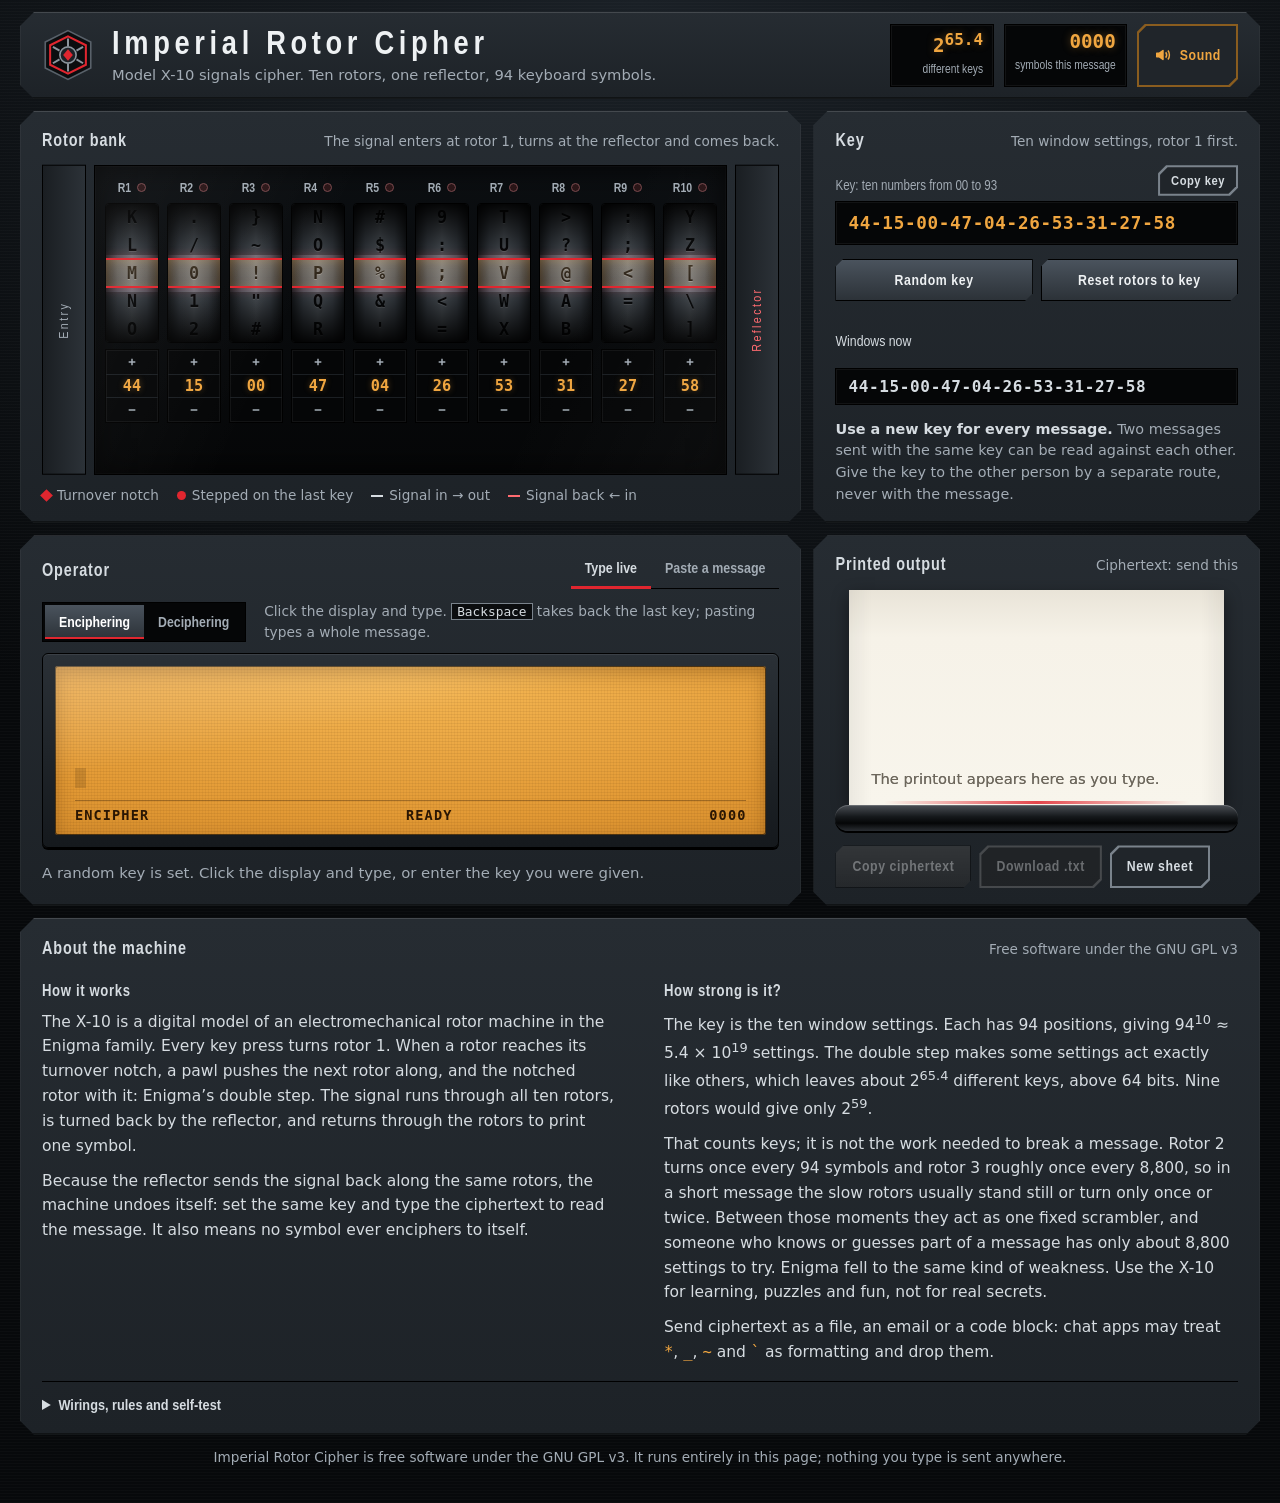
<file: index.html>
<!DOCTYPE html>
<!--
  Imperial Rotor Cipher
  Copyright (C) 2026 Antonio

  This program is free software: you can redistribute it and/or modify it under the terms of the
  GNU General Public License as published by the Free Software Foundation, either version 3 of the
  License, or (at your option) any later version. It is distributed WITHOUT ANY WARRANTY; see the
  GNU General Public License for details: https://www.gnu.org/licenses/gpl-3.0.html

  This file is built from src/ by tools/build.js. Edit the files in src/, then run: node tools/build.js
-->
<html lang="en">
<head>
<meta charset="utf-8">
<meta name="viewport" content="width=device-width, initial-scale=1">
<meta name="description" content="An offline, ten-rotor electromechanical cipher machine for the browser.">
<title>Imperial Rotor Cipher</title>
<link rel="icon" href="data:image/svg+xml,%3Csvg xmlns='http://www.w3.org/2000/svg' viewBox='0 0 64 64'%3E%3Cpath d='M32 3 59 17v30L32 61 5 47V17Z' fill='%23111' stroke='%23e0262f' stroke-width='4'/%3E%3Ccircle cx='32' cy='32' r='9' fill='%23e0262f'/%3E%3C/svg%3E">
<style>
/* Imperial Rotor Cipher: console styles. Copyright (C) 2026 Antonio. SPDX-License-Identifier: GPL-3.0-or-later */
:root {
  --void: #07090b;
  --gunmetal: #1d2227;
  --edge: #7a838c;
  --text: #d6dce1;
  --text-dim: #a3acb5;
  --red: #e0262f;
  --red-text: #ff6b70;
  --red-glow: rgba(224, 38, 47, 0.55);
  --amber: #f0a640;
  --amber-dim: #8a5d1f;
  --ok: #8fd18f;
  --focus: #7fd4ff;
  --display: "Bahnschrift SemiCondensed", "Bahnschrift", "Avenir Next Condensed", "Roboto Condensed", "Arial Narrow",
    "Liberation Sans Narrow", system-ui, sans-serif;
  --body: system-ui, -apple-system, "Segoe UI", Roboto, "Noto Sans", "Liberation Sans", sans-serif;
  --mono: "Cascadia Mono", "Consolas", "SF Mono", "Menlo", "DejaVu Sans Mono", "Liberation Mono", monospace;
  --chamfer: 14px;
  --cell: 32px;              /* height of one symbol band on a rotor drum */
  color-scheme: dark;
}

* { box-sizing: border-box; }
html, body { margin: 0; }
body {
  min-height: 100vh;
  background:
    repeating-linear-gradient(0deg, rgba(255, 255, 255, 0.018) 0 1px, transparent 1px 3px),
    radial-gradient(120% 80% at 50% 0%, #1a2026 0%, var(--void) 70%);
  color: var(--text);
  font: 15px/1.5 var(--body);
}
:focus-visible { outline: 2px solid var(--focus); outline-offset: 2px; }
.visually-hidden { position: absolute; width: 1px; height: 1px; overflow: hidden; clip: rect(0 0 0 0); white-space: nowrap; }
button, input, textarea { font: inherit; color: inherit; }
h1, h2, h3, .btn, .tab, .seg, .endplate, .rotor-top, .readout-label, .keyfield label, .field label, .readout span, summary {
  font-family: var(--display);
}

/* ------------------------------------------------------------ frame */
.console { max-width: 1680px; margin: 0 auto; padding: 18px 20px 36px; display: grid; gap: 16px; }

.plate {
  position: relative; min-width: 0;
  background: linear-gradient(180deg, #262c32 0%, var(--gunmetal) 100%);
  clip-path: polygon(var(--chamfer) 0, calc(100% - var(--chamfer)) 0, 100% var(--chamfer),
    100% calc(100% - var(--chamfer)), calc(100% - var(--chamfer)) 100%, var(--chamfer) 100%, 0 calc(100% - var(--chamfer)),
    0 var(--chamfer));
  padding: 16px 22px 18px;
}
.plate::before {             /* bevelled inner edge */
  content: ""; position: absolute; inset: 0; pointer-events: none;
  box-shadow: inset 0 1px 0 rgba(255, 255, 255, 0.10), inset 0 -2px 0 rgba(0, 0, 0, 0.45),
    inset 0 0 0 1px rgba(255, 255, 255, 0.04);
}
.plate-head { display: flex; align-items: baseline; justify-content: space-between; gap: 6px 16px; margin-bottom: 12px; flex-wrap: wrap; }
.plate-head h2 { margin: 0; font-size: 1.1rem; font-weight: 600; letter-spacing: 0.05em; }
.plate-head .designation { margin: 0; font-size: 0.85rem; color: var(--text-dim); }

/* ------------------------------------------------------------ masthead */
.masthead { display: grid; grid-template-columns: auto 1fr auto; align-items: center; gap: 18px; padding: 12px 22px; }
.emblem { width: 52px; height: 52px; }
.masthead h1 { margin: 0; font-size: clamp(1.5rem, 2.6vw, 2.2rem); font-weight: 700; letter-spacing: 0.14em; line-height: 1.05; color: #eef1f3; }
.masthead p { margin: 4px 0 0; color: var(--text-dim); font-size: 0.92rem; }
.readouts { display: flex; gap: 10px; align-items: stretch; }
.readout {
  min-width: 104px; padding: 6px 10px; background: #050607; border: 1px solid #000;
  box-shadow: inset 0 0 0 1px rgba(255, 255, 255, 0.05); text-align: right;
}
.readout b { display: block; font: 600 1.2rem/1.15 var(--mono); color: var(--amber); text-shadow: 0 0 8px rgba(240, 166, 64, 0.35); }
.readout span { font-size: 0.78rem; color: var(--text-dim); }
.sound { display: inline-flex; align-items: center; gap: 8px; }
.sound svg { width: 18px; height: 18px; fill: none; stroke: currentColor; stroke-width: 1.6; stroke-linejoin: round; }
.sound .spk { fill: currentColor; }
.sound[aria-pressed="true"] .mute, .sound[aria-pressed="false"] .wave { display: none; }

/* ------------------------------------------------------------ rotor bank */
.bank-wrap { display: grid; grid-template-columns: 44px minmax(0, 1fr) 44px; gap: 8px; align-items: stretch; }
.endplate {
  display: flex; align-items: center; justify-content: center; writing-mode: vertical-rl; transform: rotate(180deg);
  background: linear-gradient(90deg, #2c3238, #1a1e22); border: 1px solid #000; color: var(--text-dim);
  font-size: 0.82rem; letter-spacing: 0.18em;
}
.endplate.reflector { color: var(--red-text); }
.bank {
  display: grid; grid-template-columns: repeat(10, minmax(0, 1fr)); gap: 8px; padding: 12px 10px 10px;
  background: linear-gradient(180deg, #0b0e11, #050607); border: 1px solid #000;
  box-shadow: inset 0 0 30px rgba(0, 0, 0, 0.9), inset 0 0 0 1px rgba(255, 255, 255, 0.04);
  position: relative;
}
.bank::after {               /* armoured glass */
  content: ""; position: absolute; inset: 0; pointer-events: none;
  background: linear-gradient(115deg, rgba(255, 255, 255, 0.05) 0%, transparent 35%, transparent 70%, rgba(255, 255, 255, 0.03) 100%);
}
.rotor { display: grid; gap: 6px; justify-items: center; min-width: 0; container-type: inline-size; }
.rotor-top { display: flex; align-items: center; gap: 6px; font-size: 0.8rem; font-weight: 600; color: var(--text-dim); }
.pawl {
  width: 9px; height: 9px; border-radius: 50%; background: #2a1517; border: 1px solid #7a4a4e;
  transition: background 0.25s, box-shadow 0.25s;
}
.pawl.on { background: var(--red); border-color: #ff9a9e; box-shadow: 0 0 8px var(--red-glow); transition: none; }

.drum {
  position: relative; width: 100%; max-width: 76px; height: calc(var(--cell) * 5); overflow: hidden;
  border: 1px solid #000; border-radius: 4px;
  background: linear-gradient(90deg, #1b1f23 0%, #4a525b 22%, #6c757e 50%, #4a525b 78%, #1b1f23 100%);
}
.drum:focus-visible { outline-offset: 3px; }
.drum::before, .drum::after {   /* curvature shading */
  content: ""; position: absolute; left: 0; right: 0; height: calc(var(--cell) * 1.8); z-index: 2; pointer-events: none;
}
.drum::before { top: 0; background: linear-gradient(180deg, rgba(0, 0, 0, 0.95), rgba(0, 0, 0, 0.35)); }
.drum::after { bottom: 0; background: linear-gradient(0deg, rgba(0, 0, 0, 0.95), rgba(0, 0, 0, 0.35)); }
.window {
  position: absolute; left: -1px; right: -1px; top: 50%; height: calc(var(--cell) + 2px); transform: translateY(-50%); z-index: 3;
  border-top: 2px solid var(--red); border-bottom: 2px solid var(--red);
  background: linear-gradient(180deg, rgba(255, 196, 120, 0.22), rgba(255, 160, 60, 0.10));
  box-shadow: 0 0 12px rgba(224, 38, 47, 0.28), inset 0 0 10px rgba(255, 170, 70, 0.18); pointer-events: none;
}
.band { position: absolute; left: 0; right: 0; top: calc(50% - var(--cell) * 2.5); }
.band span {
  display: flex; align-items: center; justify-content: center; height: var(--cell); position: relative;
  font: 700 calc(var(--cell) * 0.6) var(--mono); color: #0b0d0f; text-shadow: 0 1px 0 rgba(255, 255, 255, 0.25);
}
.band span.notch::after {
  content: ""; position: absolute; right: 4px; top: 50%; width: 8px; height: 8px; transform: translateY(-50%) rotate(45deg);
  background: var(--red); outline: 1px solid #000; box-shadow: 0 0 0 2px rgba(255, 255, 255, 0.75);
}
.band.turn { animation: turn 0.12s ease-out; }
@keyframes turn { from { transform: translateY(var(--cell)); } to { transform: translateY(0); } }

/* key setting: − 07 + under each drum; stacks when the rotor column is narrow */
.setting {
  display: grid; grid-template-columns: 20px minmax(24px, 1fr) 20px; width: 100%; max-width: 76px; height: 26px;
  background: #050607; border: 1px solid #000; box-shadow: inset 0 0 0 1px rgba(255, 255, 255, 0.05);
}
.setting button {
  display: grid; place-items: center; padding: 0; border: 0; background: transparent; color: var(--text-dim); cursor: pointer;
}
.setting button svg { width: 10px; height: 10px; stroke: currentColor; stroke-width: 1.8; fill: none; }
.setting button:hover { color: var(--text); background: rgba(255, 255, 255, 0.07); }
.setting button:active { background: rgba(255, 255, 255, 0.14); }
.num {
  display: grid; place-items: center; border-left: 1px solid #1b1f23; border-right: 1px solid #1b1f23;
  font: 700 0.95rem var(--mono); color: var(--amber); text-shadow: 0 0 6px rgba(240, 166, 64, 0.35);
}
@container (max-width: 61px) {
  .setting { grid-template-columns: 1fr; grid-template-rows: 24px 24px 24px; height: auto; }
  .setting .num { border: 0; border-top: 1px solid #1b1f23; border-bottom: 1px solid #1b1f23; order: 0; }
  .setting [data-d="1"] { order: -1; }
  .setting [data-d="-1"] { order: 1; }
}
.trace { display: grid; width: 100%; font: 0.8rem/1.35 var(--mono); color: var(--text-dim); text-align: center; white-space: nowrap; }
.trace .fwd { color: var(--text); }
.trace .ret { color: var(--red-text); }
.bank-legend { display: flex; gap: 6px 18px; flex-wrap: wrap; margin-top: 10px; font-size: 0.85rem; color: var(--text-dim); }
.bank-legend i { display: inline-block; width: 9px; height: 9px; margin-right: 6px; vertical-align: 0; }
.bank-legend .lg-notch { background: var(--red); transform: rotate(45deg); }
.bank-legend .lg-pawl { background: var(--red); border-radius: 50%; }
.bank-legend .lg-fwd { background: var(--text); height: 2px; width: 12px; vertical-align: 3px; }
.bank-legend .lg-ret { background: var(--red-text); height: 2px; width: 12px; vertical-align: 3px; }

/* ------------------------------------------------------------ key */
.key-plate { display: flex; flex-direction: column; }
.keystrip { display: grid; grid-template-columns: minmax(0, 1fr) auto; gap: 14px 16px; align-items: end; flex: 1; align-content: start; }
.keyfield label, .field label { display: flex; justify-content: space-between; gap: 10px; font-size: 0.88rem; color: var(--text-dim); margin-bottom: 5px; }
.keyfield input {
  width: 100%; min-width: 0; padding: 11px 12px; background: #050607; border: 1px solid #000; color: var(--amber);
  font: 600 1.1rem var(--mono); letter-spacing: 0.04em; box-shadow: inset 0 0 0 1px rgba(255, 255, 255, 0.05);
}
.keyfield input[aria-invalid="true"] { color: var(--red-text); box-shadow: inset 0 0 0 1px var(--red); }
.key-actions { display: flex; gap: 8px; flex-wrap: wrap; }
.note { margin: 0; font-size: 0.9rem; color: var(--text-dim); grid-column: 1 / -1; }
.label-row { display: flex; align-items: end; justify-content: space-between; gap: 10px; margin-bottom: 5px; }
.label-row label { margin: 0; }
.now { grid-column: 1 / -1; }
.now output {
  display: block; padding: 8px 12px; background: #050607; border: 1px solid #000; color: var(--text);
  font: 600 1rem var(--mono); letter-spacing: 0.04em; box-shadow: inset 0 0 0 1px rgba(255, 255, 255, 0.05);
}
.note strong { color: var(--text); font-weight: 600; }

/* ------------------------------------------------------------ buttons */
.btn {
  position: relative; padding: 9px 16px; min-height: 40px; border: 1px solid #000; cursor: pointer;
  background: linear-gradient(180deg, #4a535d, #2c3238); color: #eef1f3; font-weight: 600; letter-spacing: 0.04em;
  clip-path: polygon(8px 0, 100% 0, 100% calc(100% - 8px), calc(100% - 8px) 100%, 0 100%, 0 8px);
  white-space: nowrap;
}
.btn:hover { background: linear-gradient(180deg, #57616c, #343b42); }
.btn:active { transform: translateY(1px); }
.btn:focus-visible { outline: none; box-shadow: inset 0 0 0 2px var(--focus), inset 0 0 0 4px #000; }
.btn.primary { background: linear-gradient(180deg, #c8262e, #8f1218); }
.btn.primary:hover { background: linear-gradient(180deg, #d42c34, #a3161d); }
.btn[disabled] { opacity: 0.4; cursor: not-allowed; filter: grayscale(1); }
.btn { isolation: isolate; }
/* outlined button: the chamfered outline is the button's own fill showing round an inset face */
.btn.quiet { background: var(--edge); border-color: transparent; color: var(--text); }
.btn.quiet::after {
  content: ""; position: absolute; inset: 1px; z-index: -1; background: #20252a;
  clip-path: polygon(7.5px 0, 100% 0, 100% calc(100% - 7.5px), calc(100% - 7.5px) 100%, 0 100%, 0 7.5px);
}
.btn.quiet:hover::after { background: #2a3037; }
.btn.quiet:focus-visible { box-shadow: none; background: var(--focus); }
.btn.quiet:focus-visible::after { inset: 3px; clip-path: polygon(6px 0, 100% 0, 100% calc(100% - 6px), calc(100% - 6px) 100%, 0 100%, 0 6px); }
.btn.small { min-height: 30px; padding: 4px 12px; font-size: 0.85rem; }
.sound[aria-pressed="true"] { color: var(--amber); background: var(--amber-dim); }

/* ------------------------------------------------------------ operator */
.op-plate { display: flex; flex-direction: column; }
.op-head { align-items: center; }
.tabs { display: flex; border-bottom: 1px solid #000; }
.tab {
  padding: 6px 14px; border: 0; background: transparent; color: var(--text-dim); cursor: pointer; font-weight: 600;
  border-bottom: 3px solid transparent; margin-bottom: -1px; font-size: 0.95rem;
}
.tab:hover { color: var(--text); }
.tab[aria-selected="true"] { color: var(--text); border-bottom-color: var(--red); }
.live-bar { display: flex; align-items: center; gap: 10px 18px; flex-wrap: wrap; margin-bottom: 10px; }
.switch { display: inline-flex; border: 1px solid #000; background: #050607; padding: 2px; }
.seg { border: 0; padding: 6px 14px; background: transparent; color: var(--text-dim); cursor: pointer; font-weight: 600; }
.seg[aria-checked="true"] { background: linear-gradient(180deg, #4a535d, #2c3238); color: #fff; box-shadow: inset 0 -2px 0 var(--red); }
.live-hint { margin: 0; font-size: 0.86rem; color: var(--text-dim); flex: 1; min-width: 240px; }
kbd { font: 0.8rem var(--mono); padding: 0 5px; border: 1px solid var(--edge); background: #0b0d0f; color: var(--text); white-space: nowrap; }

/* LCD: a backlit display over a real (invisible) text field, so keyboards, paste and phones all work */
.lcd-bezel {
  position: relative; padding: 12px; border: 1px solid #000; border-radius: 6px;
  background: linear-gradient(180deg, #2a3036, #15191d);
  box-shadow: inset 0 1px 0 rgba(255, 255, 255, 0.08), 0 2px 0 #000;
}
.lcd {
  position: relative; overflow: hidden; border-radius: 3px; padding: 14px 18px 12px;
  background:
    repeating-linear-gradient(0deg, rgba(60, 30, 0, 0.07) 0 1px, transparent 1px 3px),
    repeating-linear-gradient(90deg, rgba(60, 30, 0, 0.05) 0 1px, transparent 1px 3px),
    radial-gradient(130% 160% at 50% 0%, #f6b956 0%, #e39a35 55%, #c47c20 100%);
  color: #2a1603;
  box-shadow: inset 0 0 0 1px rgba(0, 0, 0, 0.6), inset 0 6px 18px rgba(80, 40, 0, 0.35);
}
.lcd::after {               /* glass glare */
  content: ""; position: absolute; inset: 0; pointer-events: none;
  background: linear-gradient(170deg, rgba(255, 255, 255, 0.22) 0%, rgba(255, 255, 255, 0) 38%);
}
.lcd-main {             /* four lines; the newest at the bottom, older lines scroll up out of view */
  --lines: 4;
  display: flex; flex-direction: column; justify-content: flex-end; height: calc(var(--lines) * 1.5em); overflow: hidden;
  font: 600 1.15rem/1.5 var(--mono); letter-spacing: 0.03em;
  text-shadow: 1px 1px 0 rgba(120, 60, 0, 0.25);
}
.lcd-flow { white-space: pre-wrap; word-break: normal; overflow-wrap: anywhere; }
.lcd-text:empty + .lcd-cursor { margin-left: 0; }
.lcd-cursor { display: inline-block; width: 0.6em; height: 1.1em; margin-left: 1px; vertical-align: -0.2em; background: #2a1603; opacity: 0.15; }
.lcd-bezel.armed .lcd-cursor { opacity: 1; animation: blink 1.05s steps(1) infinite; }
@keyframes blink { 50% { opacity: 0.12; } }
.lcd-sub {
  display: flex; justify-content: space-between; gap: 16px; margin-top: 8px; padding-top: 6px;
  border-top: 1px solid rgba(42, 22, 3, 0.35); font: 600 0.85rem var(--mono); letter-spacing: 0.08em;
}
.typein {
  position: absolute; inset: 0; width: 100%; height: 100%; opacity: 0; resize: none; border: 0; padding: 0;
  font-size: 16px;            /* at least 16px, or iOS Safari zooms the page when the display is tapped */
  cursor: text; caret-color: transparent; color: transparent; background: transparent;
}
.lcd-bezel.armed { box-shadow: inset 0 1px 0 rgba(255, 255, 255, 0.08), 0 0 0 2px var(--focus), 0 0 22px rgba(240, 166, 64, 0.25); }

.field textarea {
  display: block; width: 100%; min-height: 168px; margin: 0; padding: 10px 12px; resize: vertical;
  background: #0b0d0f; border: 1px solid #000; color: var(--text); font: 1rem/1.55 var(--mono);
  box-shadow: inset 0 0 0 1px rgba(255, 255, 255, 0.04);
}
.row { display: flex; gap: 8px; flex-wrap: wrap; align-items: center; margin-top: 10px; }
.status-line { display: flex; align-items: center; gap: 12px; margin-top: auto; padding-top: 10px; min-height: 40px; }
.status { margin: 0; font-size: 0.93rem; color: var(--text-dim); flex: 1; }
.status.ok { color: var(--ok); }
.status.err { color: var(--red-text); }
.status.warn { color: var(--amber); }

/* ------------------------------------------------------------ printed output: paper over a platen */
.output-plate { display: flex; flex-direction: column; }
.typewriter { position: relative; display: flex; flex-direction: column; flex: 1; min-height: 0; padding: 0 14px; }
.paper {
  position: relative; flex: 1; min-height: 140px; max-height: 340px; overflow: auto; display: flex; flex-direction: column;
  padding: 18px 22px 10px; background:
    linear-gradient(90deg, rgba(0, 0, 0, 0.05), transparent 6%, transparent 94%, rgba(0, 0, 0, 0.05)),
    linear-gradient(180deg, #e9e4d8 0%, #f6f2e8 22%, #f8f5ec 100%);
  color: #1c1b1d; box-shadow: 0 6px 16px rgba(0, 0, 0, 0.45);
  scrollbar-color: #b9b2a2 transparent;
}
.paper:focus-visible { outline: 2px solid var(--focus); outline-offset: 2px; }
.paper-text {
  margin-top: auto; white-space: pre-wrap; word-break: normal; overflow-wrap: normal;
  font: 600 1.08rem/1.75 "Courier New", Courier, "Nimbus Mono PS", "Liberation Mono", monospace; letter-spacing: 0.04em;
  color: #1d1c20; text-shadow: 0 0 0.6px rgba(0, 0, 0, 0.55);
}
.paper-text:empty::before { content: "The printout appears here as you type."; font-weight: 400; color: #6d675b; letter-spacing: 0; font-family: var(--body); font-size: 0.92rem; }
.paper-text.plain { overflow-wrap: anywhere; }
.paper-text .fresh { color: #000; text-shadow: 0 0 1px rgba(0, 0, 0, 0.8); }
.platen {
  position: relative; height: 26px; margin: 0 -14px; border-radius: 13px;
  background: linear-gradient(180deg, #4a4f55 0%, #15181b 45%, #050607 70%, #2a2e33 100%);
  box-shadow: 0 2px 0 #000, inset 0 1px 0 rgba(255, 255, 255, 0.18);
}
.bail { position: absolute; left: 12%; right: 12%; top: -4px; height: 3px; background: linear-gradient(90deg, transparent, var(--red), transparent); opacity: 0.85; }
.output-actions { margin-top: 14px; }

/* ------------------------------------------------------------ about */
.about { font-size: 0.97rem; line-height: 1.6; }
.about-cols { display: grid; gap: 4px 48px; }
.about p, .about li { max-width: 74ch; margin: 0 0 10px; }
.about h3 { margin: 4px 0 6px; font-size: 1rem; letter-spacing: 0.04em; }
.about code { font-family: var(--mono); color: var(--amber); }
.about details { border-top: 1px solid #000; padding-top: 10px; margin-top: 6px; }
.about summary { cursor: pointer; font-weight: 600; }
.about ul { padding-left: 1.2em; }
#testOut { font: 0.85rem/1.5 var(--mono); white-space: pre-wrap; margin: 10px 0 0; }
#testOut .p { color: var(--ok); }
#testOut .f { color: var(--red-text); }
.footer { text-align: center; color: var(--text-dim); font-size: 0.85rem; }

/* ------------------------------------------------------------ desktop: the console in bays */
@media (min-width: 1200px) {
  .console {
    grid-template-columns: minmax(0, 1.75fr) minmax(360px, 1fr);
    grid-template-areas: "head head" "bank key" "op output" "about about" "foot foot";
  }
  .masthead { grid-area: head; }
  .bank-plate { grid-area: bank; }
  .key-plate { grid-area: key; }
  .op-plate { grid-area: op; }
  .output-plate { grid-area: output; contain: size; }      /* the operator bay sets the row height; the paper scrolls */
  .op-plate .lcd { padding: 16px 20px 12px; }
  .paper { max-height: none; min-height: 0; height: 0; }   /* the paper fills the bay; the operator bay sets the height */
  .op-plate { min-height: 100%; }
  .about { grid-area: about; }
  .footer { grid-area: foot; }
  .keystrip { grid-template-columns: 1fr; }
  .key-actions { display: grid; grid-template-columns: 1fr 1fr; }
  .key-plate .note { grid-column: auto; }
}
@media (min-width: 1200px) and (max-height: 940px) { :root { --cell: 28px; } .console { gap: 12px; padding-top: 12px; } }
@media (min-width: 1700px) { :root { --cell: 36px; } .console { padding-top: 24px; } }

@media (min-width: 900px) { .about-cols { grid-template-columns: 1fr 1fr; } }

/* ------------------------------------------------------------ smaller screens */
@media (max-width: 1000px) {
  .keystrip { grid-template-columns: 1fr; }
  .masthead { grid-template-columns: auto 1fr; }
  .readouts { grid-column: 1 / -1; flex-wrap: wrap; }
}
@media (max-width: 720px) {
  :root { --cell: 26px; --chamfer: 10px; }
  .lcd-main { font-size: 1rem; --lines: 5; }
  .console { padding: 10px 8px 24px; gap: 10px; }
  .plate { padding: 14px 12px 16px; }
  .bank-wrap { grid-template-columns: 1fr; }
  .endplate { writing-mode: horizontal-tb; transform: none; padding: 4px; }
  .bank { gap: 3px; padding: 8px 4px; }
  .rotor-top { flex-direction: column; gap: 3px; font-size: 0.7rem; }
  .trace { font-size: 0.66rem; }
  .keyfield input { font-size: 1rem; letter-spacing: 0; padding: 10px 8px; }
  .masthead { padding: 12px; gap: 12px; }
  .emblem { width: 42px; height: 42px; }
  .readout { min-width: 0; flex: 1; }
  .key-actions .btn { flex: 1; }
}

@media (prefers-reduced-motion: reduce) {
  .band.turn { animation: none; }
  .pawl { transition: none; }
  .lcd-bezel.armed .lcd-cursor { animation: none; }
}

@media (forced-colors: active) {
  .lcd, .paper { forced-color-adjust: none; }
  .plate, .btn { clip-path: none; border: 1px solid CanvasText; }
  .btn:focus-visible { outline: 2px solid Highlight; }
  .pawl.on, .band span.notch::after, .bank-legend i, .seg[aria-checked="true"] {
    forced-color-adjust: none; background: Highlight; color: HighlightText;
  }
  .sound[aria-pressed="true"] { outline: 2px solid Highlight; outline-offset: 2px; }
  .bank-legend i { background: Highlight !important; }
  .window { border-color: Highlight; }
  .tab[aria-selected="true"] { border-bottom-color: Highlight; }
}
</style>
</head>
<body>
<main class="console">

  <header class="plate masthead">
    <svg class="emblem" viewBox="0 0 64 64" aria-hidden="true">
      <path d="M32 2 60 16v32L32 62 4 48V16Z" fill="#0b0d0f" stroke="#59616a" stroke-width="2"/>
      <path d="M32 9 54 20v24L32 55 10 44V20Z" fill="none" stroke="#e0262f" stroke-width="2.5"/>
      <g stroke="#8a939c" stroke-width="2.4" stroke-linecap="square">
        <path d="M32 13v7M32 44v7M14.5 22.5l6 3.5M43.5 38l6 3.5M14.5 41.5l6-3.5M43.5 26l6-3.5"/>
      </g>
      <circle cx="32" cy="32" r="10" fill="#1d2227" stroke="#8a939c" stroke-width="2"/>
      <path d="M32 25 38 32 32 39 26 32Z" fill="#e0262f"/>
    </svg>
    <div class="title">
      <h1>Imperial Rotor Cipher</h1>
      <p>Model X-10 signals cipher. Ten rotors, one reflector, 94 keyboard symbols.</p>
    </div>
    <div class="readouts">
      <div class="readout" role="img" aria-label="About 2 to the power 65.4 different keys">
        <b aria-hidden="true">2<sup>65.4</sup></b><span aria-hidden="true">different keys</span>
      </div>
      <div class="readout"><b id="countOut">0000</b><span>symbols this message</span></div>
      <button class="btn quiet sound" id="sound" type="button" aria-pressed="true">
        <svg viewBox="0 0 20 20" aria-hidden="true"><path class="spk" d="M3 8h3l4-3v10l-4-3H3z"/><path class="wave" d="M13 7c1.2 1.6 1.2 4.4 0 6M15.5 5c2.2 2.8 2.2 7.2 0 10"/><path class="mute" d="M13 7l5 6M18 7l-5 6"/></svg>
        Sound
      </button>
    </div>
  </header>

  <section class="plate bank-plate" aria-labelledby="h-bank">
    <div class="plate-head">
      <h2 id="h-bank">Rotor bank</h2>
      <p class="designation">The signal enters at rotor 1, turns at the reflector and comes back.</p>
    </div>
    <div class="bank-wrap">
      <div class="endplate" aria-hidden="true">Entry</div>
      <div class="bank" id="bank"></div>
      <div class="endplate reflector" aria-hidden="true">Reflector</div>
    </div>
    <div class="bank-legend" aria-hidden="true">
      <span><i class="lg-notch"></i>Turnover notch</span>
      <span><i class="lg-pawl"></i>Stepped on the last key</span>
      <span><i class="lg-fwd"></i>Signal in → out</span>
      <span><i class="lg-ret"></i>Signal back ← in</span>
    </div>
  </section>

  <section class="plate key-plate" aria-labelledby="h-key">
    <div class="plate-head">
      <h2 id="h-key">Key</h2>
      <p class="designation">Ten window settings, rotor 1 first.</p>
    </div>
    <div class="keystrip">
      <div class="keyfield">
        <div class="label-row"><label for="key">Key: ten numbers from 00 to 93</label><button class="btn quiet small" id="copyKey" type="button">Copy key</button></div>
        <input id="key" type="text" inputmode="text" autocomplete="off" autocapitalize="off" spellcheck="false"
               aria-describedby="keyNote" placeholder="07-42-88-13-00-93-61-30-54-19">
      </div>
      <div class="key-actions">
        <button class="btn" id="randomKey" type="button">Random key</button>
        <button class="btn" id="resetRotors" type="button">Reset rotors to key</button>
      </div>
      <div class="now">
        <p class="readout-label" id="nowLabel">Windows now</p>
        <output id="nowOut" aria-labelledby="nowLabel"></output>
      </div>
      <p class="note" id="keyNote"><strong>Use a new key for every message.</strong> Two messages sent with the same key can be read against each other. Give the key to the other person by a separate route, never with the message.</p>
    </div>
  </section>

  <section class="plate op-plate" aria-labelledby="h-op">
    <div class="plate-head op-head">
      <h2 id="h-op">Operator</h2>
      <div class="tabs" role="tablist" aria-label="How to work">
        <button class="tab" role="tab" id="tab-live" aria-controls="panel-live" aria-selected="true">Type live</button>
        <button class="tab" role="tab" id="tab-batch" aria-controls="panel-batch" aria-selected="false" tabindex="-1">Paste a message</button>
      </div>
    </div>

    <div id="panel-live" role="tabpanel" aria-labelledby="tab-live" class="livepad">
      <div class="live-bar">
        <div class="switch" role="radiogroup" aria-label="What you are doing">
          <button type="button" role="radio" class="seg" id="dirEnc" aria-checked="true">Enciphering</button>
          <button type="button" role="radio" class="seg" id="dirDec" aria-checked="false" tabindex="-1">Deciphering</button>
        </div>
        <p class="live-hint" id="liveHint">Click the display and type. <kbd>Backspace</kbd> takes back the last key; pasting types a whole message.</p>
      </div>
      <div class="lcd-bezel" id="lcdBezel">
        <div class="lcd" aria-hidden="true">
          <div class="lcd-main"><div class="lcd-flow"><span class="lcd-text" id="lcdText"></span><span class="lcd-cursor"></span></div></div>
          <div class="lcd-sub"><span id="lcdMode">ENCIPHER</span><span id="lcdLast">READY</span><span id="lcdCount">0000</span></div>
        </div>
        <textarea id="typein" class="typein" rows="1" autocomplete="off" autocapitalize="off" autocorrect="off" spellcheck="false"
                  aria-label="Type here. Each key you type turns the rotors and prints one symbol." aria-describedby="liveHint"></textarea>
      </div>
    </div>

    <div id="panel-batch" role="tabpanel" aria-labelledby="tab-batch" hidden>
      <div class="field">
        <label for="input"><span>Message or ciphertext</span><span id="inCount">0 characters</span></label>
        <textarea id="input" spellcheck="false" autocomplete="off" autocapitalize="off" autocorrect="off" placeholder="Type or paste plain text to encipher, or received ciphertext groups to decipher."></textarea>
      </div>
      <div class="row">
        <button class="btn primary" id="encipher" type="button">Encipher</button>
        <button class="btn" id="decipher" type="button">Decipher</button>
        <button class="btn quiet" id="clearBatch" type="button">Clear</button>
      </div>
    </div>
    <div class="status-line">
      <p class="status" id="status" role="status" aria-live="polite"></p>
      <button class="btn quiet small" id="undo" type="button" hidden>Undo</button>
    </div>
    <p class="visually-hidden" id="announce" aria-live="polite"></p>
  </section>

  <section class="plate output-plate" aria-labelledby="h-output">
    <div class="plate-head">
      <h2 id="h-output">Printed output</h2>
      <p class="designation" id="outNote">Ciphertext: send this</p>
    </div>
    <div class="typewriter">
      <div class="paper" id="paper" tabindex="0" role="region" aria-labelledby="h-output outNote">
        <div class="paper-text" id="paperText"></div>
      </div>
      <div class="platen" aria-hidden="true"><span class="bail"></span></div>
    </div>
    <div class="row output-actions">
      <button class="btn" id="copyOut" type="button">Copy ciphertext</button>
      <button class="btn quiet" id="download" type="button">Download .txt</button>
      <button class="btn quiet" id="newSheet" type="button">New sheet</button>
    </div>
  </section>

  <section class="plate about" aria-labelledby="h-about">
    <div class="plate-head"><h2 id="h-about">About the machine</h2><p class="designation">Free software under the GNU GPL v3</p></div>
    <div class="about-cols">
      <div>
        <h3>How it works</h3>
        <p>The X-10 is a digital model of an electromechanical rotor machine in the Enigma family. Every key press turns rotor 1. When a rotor reaches its turnover notch, a pawl pushes the next rotor along, and the notched rotor with it: Enigma’s double step. The signal runs through all ten rotors, is turned back by the reflector, and returns through the rotors to print one symbol.</p>
        <p>Because the reflector sends the signal back along the same rotors, the machine undoes itself: set the same key and type the ciphertext to read the message. It also means no symbol ever enciphers to itself.</p>
      </div>
      <div>
        <h3>How strong is it?</h3>
        <p>The key is the ten window settings. Each has 94 positions, giving 94<sup>10</sup> ≈ 5.4 × 10<sup>19</sup> settings. The double step makes some settings act exactly like others, which leaves about 2<sup>65.4</sup> different keys, above 64 bits. Nine rotors would give only 2<sup>59</sup>.</p>
        <p>That counts keys; it is not the work needed to break a message. Rotor 2 turns once every 94 symbols and rotor 3 roughly once every 8,800, so in a short message the slow rotors usually stand still or turn only once or twice. Between those moments they act as one fixed scrambler, and someone who knows or guesses part of a message has only about 8,800 settings to try. Enigma fell to the same kind of weakness. Use the X-10 for learning, puzzles and fun, not for real secrets.</p>
        <p>Send ciphertext as a file, an email or a code block: chat apps may treat <code>*</code>, <code>_</code>, <code>~</code> and <code>`</code> as formatting and drop them.</p>
      </div>
    </div>
    <details>
      <summary>Wirings, rules and self-test</summary>
      <ul>
        <li>The alphabet is the 94 visible keyboard characters, <code>!</code> to <code>~</code>. Spaces and line breaks are sent as <code>~</code>, and <code>~</code> reads back as a space, so a typed <code>~</code> also comes back as a space. Other characters, such as tabs, accented letters and emoji, are refused.</li>
        <li>The rotor wirings, turnover notches and reflector are fixed and published. They come from the public seed <code>IMPERIAL-ROTOR-CIPHER/parts/v1</code>, and the script in the project’s <code>tools</code> folder rebuilds them. Rotor 10’s notch has no effect, since no pawl sits beyond it.</li>
        <li>Ciphertext is printed in groups of five. Spacing and line breaks are ignored when deciphering. One wrong symbol spoils only that symbol, but a missing or extra symbol garbles everything after it. Curly quotes, dashes and the ellipsis are changed to their plain keyboard forms.</li>
      </ul>
      <button class="btn" id="selfTest" type="button">Run self-test</button>
      <pre id="testOut"></pre>
    </details>
  </section>

  <footer class="footer">Imperial Rotor Cipher is free software under the GNU GPL v3. It runs entirely in this page; nothing you type is sent anywhere.</footer>
</main>

<script id="irc-core">
'use strict';
/*
 * Imperial Rotor Cipher: cipher core (no DOM access; also loaded by the Node tests).
 * Copyright (C) 2026 Antonio. SPDX-License-Identifier: GPL-3.0-or-later; see LICENSE.
 *
 * A ten-rotor Enigma-style machine over the 94 visible keyboard characters (! to ~).
 * Space is written as ~ before enciphering and restored after deciphering.
 * The key is the ten rotor window settings: 94^10 ~ 2^65.55 settings. Enigma's double step
 * makes about 8% of them behave like another setting, leaving about 2^65.4 distinct keys.
 */
const IRC = (() => {
  const N = 94;                                   // alphabet size: char codes 33..126
  const ROTOR_COUNT = 10;
  const ALPHABET = Array.from({ length: N }, (_, i) => String.fromCharCode(33 + i)).join('');
  const SPACE_SYMBOL = '~';
  const KEY_BITS = ROTOR_COUNT * Math.log2(N);    // 65.55 bits of window settings
  const DISTINCT_KEY_BITS = 65.42;                // after removing double-step duplicates (Monte Carlo, 200k keys)

  // Published parts, generated by tools/gen-parts.js from the seed below.
  const PARTS_SEED = 'IMPERIAL-ROTOR-CIPHER/parts/v1';
  const ROTOR_SPECS = Object.freeze([
    ["n='!#*M^-f|L7BEu/W56XYv>JPqwrpm]CK3teHD9@ZFy`,s_()c%\\U~+aokz<bSi[d}&:?QTV$R0IgNxlO8;Aj4{\"1.h2G", 'Y'],
    ["CRk$7M;<5/x`deg!O9sGr>p]&4Y-6yvct#{VBbo)mQSzXT8=N0^F3~n|(}\\h2Pl\"Ei%'1[,WfDqaj.@:K?UAI+*_wJHLZu", ';'],
    ["TJ8v!$W_FUQme4;nPE,S%NqH?gs5<}6&Xi#B]b.'1px`2-u7\\*y3wC0(>[+h@Io|:l^z{cR/GVkAYO\"rta~LdK9M)fDZ=j", '['],
    ["^q8`})l1Bm.J5g%U;iL|dxWHVF$SO6I:<E[DY_z=spN,h\"\\2n4fv0]#o7r&PR~ce*@3AjTa{yZ'b-+w>K9tG(?/CkuMXQ!", 'q'],
    ["}@iml~B\\=t>YQn[!XxRgWvA7*,<_8sVjEK/Sk:`h-cp0'%wz#D^TLrdqUP;]Cefu)&bZ.M{J|G34o?1+I6F\"ayN$(OH592", 'H'],
    ["YN*q-K.uU^Mfb!`S2akOT_/yz1|Q%F?+e~<r5)A>\\dJX#8j@i{Llh[wsZI$HGB]3PE:0V7Wg;v=t'x\"&9mR(6o}cpD,nC4", 'k'],
    ["Jx&T=:E[yok,l<2^Q1an_5e3|NC~#6Bpbfg'%j{+t>Ov$GSF`W9w4I*ZLqr\\Dz7?A(cd}H@!0;su)h/\"XRiV8-UM].PKmY", 'L'],
    ["RV]hz/Kn>_me}<vMfyw6|T\\^)OYAL98#@40:'ZF`r\"!SCgE3WQ{~25+$pcl?Hdo1Ps[UN.u-aIx;=B%,DJXk*jt(bq&G7i", 'M'],
    ["I%rjgQ9d)[.wHlfPX'U*|#,T6~^!0eG;\">cphBm]JY25\\@zL?E(/+KA1_W<8{s$=:7OV3xZStRvao&`ubD-FynCN}i4qkM", 'l'],
    ["%M$OJUSt6wWyX\"xi+D|)fu[<H5c}17.\\=3?b0v#eYa:Q&LRA@gs9^{!-nNkl~T](_mp8BFE`VI*/4zC2'>qjZrGdP,oK;h", 'H'],
  ]);
  const REFLECTOR_SPEC = "B5$#6[]*<(u4_lTJEvH,\"%I98{A)kStn;!MF1Df370LKCjYyos>/b|ZzOW&c'a-g^U\\~wG`ihN=.x@Qqp}R?+2emPX:Vrd";

  const idx = (ch) => ch.charCodeAt(0) - 33;      // assumes ch is in ALPHABET
  const sym = (i) => ALPHABET[i];
  const inAlphabet = (code) => code >= 33 && code <= 126;
  const mod = (n) => ((n % N) + N) % N;

  const ROTORS = ROTOR_SPECS.map(([wiring, notch], r) => {
    const fwd = Uint8Array.from(wiring, idx);
    const back = new Uint8Array(N);
    fwd.forEach((v, i) => { back[v] = i; });
    return Object.freeze({ number: r + 1, wiring, fwd, back, notch: idx(notch) });
  });
  const REFLECTOR = Uint8Array.from(REFLECTOR_SPEC, idx);

  // ---------------------------------------------------------------- keys
  const validPositions = (p) => Array.isArray(p) && p.length === ROTOR_COUNT &&
    p.every((v) => Number.isInteger(v) && v >= 0 && v < N);

  /** Key = ten window positions, each 0..93. Written as two-digit numbers, e.g. "07-42-88-…". */
  function formatKey(positions) {
    if (!validPositions(positions)) throw new Error(`A key is ${ROTOR_COUNT} settings from 0 to ${N - 1}.`);
    return positions.map((p) => String(p).padStart(2, '0')).join('-');
  }

  /**
   * Read a key typed by a person. Numbers may be separated by spaces or - , / : ; or the key may be
   * written as 20 digits with no separators (two per rotor).
   * Anything else (letters, decimal points, minus signs, other digits) is refused rather than
   * guessed at, so a typo can never quietly become a different key.
   */
  function parseKey(text) {
    const s = String(text).trim();
    if (/^[0-9]{20}$/.test(s)) return parseKey(s.match(/../g).join('-'));   // 20 digits typed on a phone keypad
    const bad = s.match(/[^0-9\s\-,/:;]/u);
    if (bad) {
      throw new Error(`The key may contain only the digits 0–9 and separators; “${bad[0]}” at character ` +
        `${bad.index + 1} is not allowed.`);
    }
    const parts = s.split(/[\s\-,/:;]+/).filter(Boolean);
    if (parts.length !== ROTOR_COUNT) {
      throw new Error(`A key has ${ROTOR_COUNT} numbers (one per rotor, 00–${N - 1}); this one has ${parts.length}.`);
    }
    const badPart = parts.findIndex((t) => t.length > 3 || Number(t) >= N);
    if (badPart >= 0) throw new Error(`Rotor ${badPart + 1} is set to ${parts[badPart]}; each setting must be 00–${N - 1}.`);
    return parts.map(Number);
  }

  /** Uniform random key from the browser's secure generator (rejection sampling, no bias). */
  function randomKey() {
    const out = [];
    const limit = 256 - (256 % N);                // 188
    const buf = new Uint8Array(32);
    while (out.length < ROTOR_COUNT) {
      crypto.getRandomValues(buf);
      for (const b of buf) if (b < limit && out.length < ROTOR_COUNT) out.push(b % N);
    }
    return out;
  }

  // ---------------------------------------------------------------- machine
  class Machine {
    /** @param {number[]} positions ten window settings, 0..93 (rotor 1 = fast rotor) */
    constructor(positions) {
      if (!validPositions(positions)) throw new Error(`A machine needs ${ROTOR_COUNT} rotor settings from 0 to ${N - 1}.`);
      this.start = positions.slice();
      this.reset();
    }

    reset() {
      this.pos = this.start.slice();
      this.count = 0;
      this.lastStepped = new Array(ROTOR_COUNT).fill(false);
      this.lastPawls = new Array(ROTOR_COUNT - 1).fill(false);
    }

    /**
     * Enigma pawl stepping, generalized to ten rotors. Before each character:
     *  - rotor 1 always steps;
     *  - for i = 1..9, if rotor i shows its notch, the pawl between rotors i and i+1 engages
     *    and pushes both of them (so rotor i+1 steps, and a notched middle rotor steps a second
     *    time in a row: Enigma's "double step"). Rotor 10 has no pawl to its left, so its notch
     *    has no effect.
     * All decisions use the positions from before this step. Returns copies of which rotors
     * moved and which of the nine pawls engaged.
     */
    step() {
      const stepped = new Array(ROTOR_COUNT).fill(false);
      const pawls = new Array(ROTOR_COUNT - 1).fill(false);
      stepped[0] = true;
      for (let i = 0; i < ROTOR_COUNT - 1; i++) {
        if (this.pos[i] === ROTORS[i].notch) { pawls[i] = true; stepped[i] = true; stepped[i + 1] = true; }
      }
      for (let i = 0; i < ROTOR_COUNT; i++) if (stepped[i]) this.pos[i] = (this.pos[i] + 1) % N;
      this.count++;
      this.lastStepped = stepped;
      this.lastPawls = pawls;
      return { stepped: stepped.slice(), pawls: pawls.slice() };
    }

    /** Signal path for symbol index x at the current positions (no stepping): 22 values. */
    trace(x) {
      const path = [x];
      let v = x;
      for (let i = 0; i < ROTOR_COUNT; i++) {
        const p = this.pos[i];
        v = mod(ROTORS[i].fwd[mod(v + p)] - p);
        path.push(v);
      }
      v = REFLECTOR[v];
      path.push(v);
      for (let i = ROTOR_COUNT - 1; i >= 0; i--) {
        const p = this.pos[i];
        v = mod(ROTORS[i].back[mod(v + p)] - p);
        path.push(v);
      }
      return { out: v, path };
    }

    /** One key press with everything the display needs: output, signal path, rotors moved, pawls. */
    pressDetailed(x) {
      if (!Number.isInteger(x) || x < 0 || x >= N) throw new Error(`Symbol index must be 0–${N - 1}.`);
      const { stepped, pawls } = this.step();
      const { out, path } = this.trace(x);
      return { out, path, stepped, pawls };
    }

    /** Step, then send one symbol index through. Same call enciphers and deciphers. */
    pressIndex(x) {
      if (!Number.isInteger(x) || x < 0 || x >= N) throw new Error(`Symbol index must be 0–${N - 1}.`);
      this.step();
      let v = x;                                   // same math as trace(), without building a path
      for (let i = 0; i < ROTOR_COUNT; i++) { const p = this.pos[i]; v = mod(ROTORS[i].fwd[mod(v + p)] - p); }
      v = REFLECTOR[v];
      for (let i = ROTOR_COUNT - 1; i >= 0; i--) { const p = this.pos[i]; v = mod(ROTORS[i].back[mod(v + p)] - p); }
      return v;
    }

    /** Press one keyboard character (space and line breaks count as ~). Returns the lit symbol. */
    press(ch) {
      const x = toIndex(ch);
      if (x < 0) throw new Error(`${typeof ch === 'string' && ch ? describeChar(ch) : 'That'} is not on the machine’s keyboard.`);
      return sym(this.pressIndex(x));
    }
  }

  // ---------------------------------------------------------------- text
  // Every Unicode space separator counts as a space; Unicode line separators count as line breaks.
  const SPACE_LIKE = /^\p{Zs}$/u;
  const BREAK_LIKE = /^[\u0085\u2028\u2029]$/u;
  const INVISIBLE_NAMES = { '\t': 'a tab', '\u200b': 'a zero-width space', '\ufeff': 'a byte-order mark',
    '\u00ad': 'a soft hyphen', '\u200c': 'a zero-width non-joiner', '\u200d': 'a zero-width joiner' };

  /** Name a refused character so the person can find it, even when it is invisible. */
  function describeChar(ch) {
    const cp = ch.codePointAt(0);
    const code = `U+${cp.toString(16).toUpperCase().padStart(4, '0')}`;
    if (INVISIBLE_NAMES[ch]) return `${INVISIBLE_NAMES[ch]} (${code})`;
    if (/^[\p{Cc}\p{Cf}\p{Cs}]$/u.test(ch)) return `an invisible control character (${code})`;
    return `“${ch}” (${code})`;
  }

  /**
   * The machine symbol for one typed character, as an index 0..93, or -1 if it is not on the
   * keyboard. Spaces (any Unicode space) and line breaks become ~. Live typing and pasted
   * messages both use this, so they always agree.
   */
  function toIndex(ch) {
    if (typeof ch !== 'string' || ch.length === 0) return -1;
    if (ch === ' ' || ch === '\n' || ch === '\r' || SPACE_LIKE.test(ch) || BREAK_LIKE.test(ch)) return N - 1;
    const c = ch.codePointAt(0);
    return ch.length === 1 && inAlphabet(c) ? c - 33 : -1;
  }

  /**
   * Plaintext -> machine symbols. Curly quotes, dashes and the ellipsis become their plain
   * keyboard forms. Spaces become "~"; line breaks (CRLF, CR or LF) become "~" too, since the
   * alphabet has no line break. Anything else outside ! .. ~ is refused.
   */
  // Typographic characters that word processors and phones substitute for plain keyboard ones.
  const FOLD = { '\u2018': "'", '\u2019': "'", '\u201A': "'", '\u201B': "'", '\u201C': '"', '\u201D': '"',
    '\u201E': '"', '\u2032': "'", '\u2033': '"', '\u2013': '-', '\u2014': '-', '\u2212': '-', '\u2026': '...' };
  const FOLD_RE = /[\u2018\u2019\u201A\u201B\u201C\u201D\u201E\u2032\u2033\u2013\u2014\u2212\u2026]/g;

  function preparePlaintext(text) {
    let lineBreaks = 0, spaces = 0, folded = 0;
    const unified = String(text).replace(FOLD_RE, (c) => { folded++; return FOLD[c]; }).replace(/\r\n?|\n|[\u0085\u2028\u2029]/g, () => { lineBreaks++; return '\n'; });
    const bad = [];
    let out = '';
    let pos = 0;
    for (const ch of unified) {               // iterates by code point, so emoji count once
      pos++;
      const x = toIndex(ch);
      if (x >= 0) {
        if (ch !== '\n' && ch !== SPACE_SYMBOL && x === N - 1) spaces++;
        out += ALPHABET[x];
        continue;
      }
      if (bad.length < 5) bad.push(`${describeChar(ch)} at character ${pos}`);
      else if (bad.length === 5) bad.push('…');
    }
    if (bad.length) {
      const err = new Error(`These characters are not on the machine’s keyboard: ${bad.join(', ')}. ` +
        'Use plain keyboard characters (letters, digits, punctuation and spaces).');
      err.code = 'BAD_CHAR';
      throw err;
    }
    return { symbols: out, spaces, lineBreaks, folded };
  }

  /** Ciphertext -> machine symbols. All whitespace (the group spacing) is ignored. */
  function prepareCiphertext(text) {
    const clean = String(text).replace(/\s+/g, '');
    const bad = [];
    let pos = 0;
    for (const ch of clean) {
      pos++;
      if (!(ch.length === 1 && inAlphabet(ch.charCodeAt(0)))) {
        if (bad.length < 5) bad.push(`${describeChar(ch)} at symbol ${pos}`);
        else if (bad.length === 5) bad.push('…');
      }
    }
    if (bad.length) {
      const err = new Error(`The ciphertext contains characters the machine never writes: ${bad.join(', ')}.`);
      err.code = 'BAD_CHAR';
      throw err;
    }
    return clean;
  }

  /** Five-symbol groups, ten groups to a line, in the style of a signals message. */
  function groupCipher(raw, groupSize = 5, groupsPerLine = 10) {
    const groups = raw.match(new RegExp(`.{1,${groupSize}}`, 'g')) || [];
    const lines = [];
    for (let i = 0; i < groups.length; i += groupsPerLine) lines.push(groups.slice(i, i + groupsPerLine).join(' '));
    return lines.join('\n');
  }

  function run(positions, symbols) {
    const m = new Machine(positions);
    let out = '';
    for (let i = 0; i < symbols.length; i++) out += sym(m.pressIndex(symbols.charCodeAt(i) - 33));
    return { out, machine: m };
  }

  /** Encipher plaintext with a key (array of ten positions). */
  function encrypt(positions, plaintext) {
    const prep = preparePlaintext(plaintext);
    const { out, machine } = run(positions, prep.symbols);
    return { raw: out, grouped: groupCipher(out), spaces: prep.spaces, lineBreaks: prep.lineBreaks, machine };
  }

  /** Decipher ciphertext (grouping and line breaks ignored); "~" comes back as a space. */
  function decrypt(positions, ciphertext) {
    const symbols = prepareCiphertext(ciphertext);
    const { out, machine } = run(positions, symbols);
    return { raw: out, text: out.split(SPACE_SYMBOL).join(' '), machine };
  }

  // ---------------------------------------------------------------- self-test
  const KAT = {
    key: '07-42-88-13-00-93-61-30-54-19',
    plain: 'Attack at dawn, 0600 hours! (Grid ref: 51/47.)',
    cipher: "xsu',0?V@?\"UMEY2`h)I:*Qc|HVajs/Hr,Q:vTCJDWFR-g",
  };

  function selfTest() {
    const results = [];
    const check = (name, pass, detail = '') => results.push({ name, pass: !!pass, detail });

    check('Alphabet is the 94 visible keyboard characters ! to ~',
      ALPHABET.length === 94 && ALPHABET[0] === '!' && ALPHABET[93] === '~' && !ALPHABET.includes(' '));
    check('Each rotor wiring uses every symbol exactly once',
      ROTORS.every((r) => new Set(r.wiring).size === N && r.wiring.length === N));
    check('Each rotor’s backward wiring undoes its forward wiring',
      ROTORS.every((r) => r.fwd.every((v, i) => r.back[v] === i)));
    check('Reflector pairs all 94 symbols, none with itself',
      REFLECTOR.every((v, i) => REFLECTOR[v] === i && v !== i));
    check('94^10 ≈ 2^65.55 window settings; about 2^65.4 distinct keys after double-step duplicates, above 64 bits',
      KEY_BITS > 64 && Math.abs(KEY_BITS - 65.55) < 0.01 && DISTINCT_KEY_BITS > 64, `${KEY_BITS.toFixed(2)} bits`);

    // Involution and no fixed point at many random machine states.
    let invol = true, fixed = false;
    for (let t = 0; t < 200; t++) {
      const m = new Machine(randomKey());
      for (let x = 0; x < N; x++) {
        const y = m.trace(x).out;
        if (m.trace(y).out !== x) invol = false;
        if (y === x) fixed = true;
      }
    }
    check('Same setting deciphers what it enciphers (200 random settings × 94 symbols)', invol);
    check('No symbol ever enciphers to itself (reflector property)', !fixed);

    // Stepping: rotor 1 every press; double step reproduced exactly.
    const k = new Array(ROTOR_COUNT).fill(0);
    k[0] = mod(ROTORS[0].notch - 1); k[1] = mod(ROTORS[1].notch - 1);
    const m = new Machine(k);
    const seen = [];
    for (let i = 0; i < 3; i++) { m.step(); seen.push(m.pos.slice(0, 3)); }
    const n0 = ROTORS[0].notch, n1 = ROTORS[1].notch;
    const want = [[n0, mod(n1 - 1), 0], [mod(n0 + 1), n1, 0], [mod(n0 + 2), mod(n1 + 1), 1]];
    check('Odometer stepping with Enigma’s double step (rotors 4–10 stay still)',
      JSON.stringify(seen) === JSON.stringify(want) && m.pos.slice(3).every((p) => p === 0), JSON.stringify(seen));

    const key = parseKey(KAT.key);
    const enc = encrypt(key, KAT.plain);
    const dec = decrypt(key, enc.grouped);
    check('Encipher → decipher round trip, spaces restored', dec.text === KAT.plain);
    check('Ciphertext uses only visible characters, grouped in fives',
      /^[!-~]+$/.test(enc.raw) && enc.grouped.split(/\s+/).every((g, i, a) => g.length === 5 || i === a.length - 1));
    check('Known-answer vector matches', enc.raw === KAT.cipher, enc.raw === KAT.cipher ? '' : `got ${enc.raw}`);
    let rejected = false;
    try { encrypt(key, 'tab\there'); } catch (e) { rejected = e.code === 'BAD_CHAR'; }
    check('Characters off the keyboard are refused', rejected);
    check('Key text round trips', formatKey(parseKey(KAT.key)) === KAT.key);
    return results;
  }

  return Object.freeze({
    N, ROTOR_COUNT, ALPHABET, SPACE_SYMBOL, KEY_BITS, DISTINCT_KEY_BITS, PARTS_SEED, ROTORS, REFLECTOR,
    formatKey, parseKey, randomKey, Machine, toIndex, describeChar, preparePlaintext, prepareCiphertext, groupCipher,
    encrypt, decrypt, KAT, selfTest,
  });
})();

if (typeof module !== 'undefined' && module.exports) module.exports = IRC;
</script>
<script>
'use strict';
/* Imperial Rotor Cipher: user interface. Copyright (C) 2026 Antonio. SPDX-License-Identifier: GPL-3.0-or-later */
(() => {
  const $ = (id) => document.getElementById(id);
  const { N, ROTOR_COUNT, ALPHABET, ROTORS } = IRC;
  const MAX_BATCH = 1000000;                           // characters per message in paste mode

  const ui = {
    bank: $('bank'), key: $('key'), randomKey: $('randomKey'), resetRotors: $('resetRotors'), sound: $('sound'),
    tabLive: $('tab-live'), tabBatch: $('tab-batch'), panelLive: $('panel-live'), panelBatch: $('panel-batch'),
    dirEnc: $('dirEnc'), dirDec: $('dirDec'), typein: $('typein'), bezel: $('lcdBezel'),
    lcdText: $('lcdText'), lcdMode: $('lcdMode'), lcdLast: $('lcdLast'), lcdCount: $('lcdCount'),
    paper: $('paper'), paperText: $('paperText'), newSheet: $('newSheet'),
    input: $('input'), inCount: $('inCount'), encipher: $('encipher'), decipher: $('decipher'), clearBatch: $('clearBatch'),
    status: $('status'), undo: $('undo'), announce: $('announce'), count: $('countOut'),
    outNote: $('outNote'), copyOut: $('copyOut'), download: $('download'),
    selfTest: $('selfTest'), testOut: $('testOut'), copyKey: $('copyKey'), nowOut: $('nowOut'),
  };

  // ---------------------------------------------------------------- state
  let key = IRC.randomKey();
  let machine = new IRC.Machine(key);
  let keyed = '';                 // machine symbols keyed this message
  let printed = '';                 // machine symbols printed this message
  let lastPath = null;            // signal path of the last key press
  let mode = 'live';
  let lastPair = null;            // [keyed, printed] for the LCD's last-key readout
  let direction = 'enc';          // 'enc': keyed = plain, printed = ciphertext; 'dec': the other way round
  let keyInvalid = false;
  const usedKeys = new Map();     // key text -> message enciphered with it (this session only)

  const sym = (i) => ALPHABET[i];
  const pad = (n, w) => String(n).padStart(w, '0');
  const readable = (s) => s.split('~').join(' ');

  let undoAction = null;
  let undoIsUndo = false;         // the status button is Undo (not Finish now)
  /** Status line, optionally with one action button (Undo by default, or e.g. "Finish now"). */
  function setStatus(msg, kind = '', undo = null, label = 'Undo') {
    ui.status.textContent = msg;
    ui.status.className = `status ${kind}`;
    if (!undo && document.activeElement === ui.undo) ui.paper.focus();   // never strand keyboard focus on a vanishing button
    undoAction = undo;
    undoIsUndo = !!undo && label === 'Undo';
    ui.undo.hidden = !undo;
    if (ui.undo.textContent !== label) ui.undo.textContent = label;
  }
  ui.undo.addEventListener('click', () => { if (undoAction) undoAction(); });

  // ---------------------------------------------------------------- sound (synthesised, no files)
  let audio = null;
  let soundOn = true;
  try { soundOn = localStorage.getItem('irc-sound') !== 'off'; } catch { /* storage blocked */ }

  function click(delay = 0, weight = 1) {
    if (!soundOn) return;
    try {
      audio = audio || new (window.AudioContext || window.webkitAudioContext)();
      if (audio.state !== 'running') audio.resume().catch(() => {});
      const t = audio.currentTime + delay;
      const len = Math.floor(audio.sampleRate * 0.03);
      const buf = audio.createBuffer(1, len, audio.sampleRate);
      const d = buf.getChannelData(0);
      for (let i = 0; i < len; i++) d[i] = (Math.random() * 2 - 1) * Math.pow(1 - i / len, 6);
      const noise = audio.createBufferSource();
      noise.buffer = buf;
      const band = audio.createBiquadFilter();
      band.type = 'bandpass'; band.frequency.value = 2400; band.Q.value = 1.2;
      const g = audio.createGain();
      g.gain.value = 0.22 * weight;
      noise.connect(band).connect(g).connect(audio.destination);
      noise.start(t);
      const thump = audio.createOscillator();
      const tg = audio.createGain();
      thump.frequency.setValueAtTime(140, t);
      thump.frequency.exponentialRampToValueAtTime(60, t + 0.05);
      tg.gain.setValueAtTime(0.18 * weight, t);
      tg.gain.exponentialRampToValueAtTime(0.0001, t + 0.07);
      thump.connect(tg).connect(audio.destination);
      thump.start(t); thump.stop(t + 0.08);
    } catch { /* audio unavailable: stay silent */ }
  }
  // Safari starts audio only inside a user gesture, so wake the sound on the first press or tap.
  const wakeAudio = () => {
    if (!soundOn) return;
    try {
      audio = audio || new (window.AudioContext || window.webkitAudioContext)();
      if (audio.state !== 'running') audio.resume().catch(() => {});
    } catch { /* no audio */ }
  };
  document.addEventListener('pointerdown', wakeAudio, { capture: true });
  document.addEventListener('keydown', wakeAudio, { capture: true });
  const renderSound = () => ui.sound.setAttribute('aria-pressed', String(soundOn));
  ui.sound.addEventListener('click', () => {
    soundOn = !soundOn;
    try { localStorage.setItem('irc-sound', soundOn ? 'on' : 'off'); } catch { /* ignore */ }
    renderSound();
    if (soundOn) click();
  });

  // ---------------------------------------------------------------- rotor bank
  const BAND_SPAN = 2;                                 // symbols shown either side of the window
  const rotorEls = ROTORS.map((r, i) => {
    const col = document.createElement('div');
    col.className = 'rotor';
    col.innerHTML = `
      <div class="rotor-top"><span>R${i + 1}</span><span class="pawl" title="Stepped on the last key"></span></div>
      <div class="drum" tabindex="0" role="spinbutton" aria-valuemin="0" aria-valuemax="${N - 1}">
        <div class="band"></div><div class="window"></div>
      </div>
      <div class="setting">
        <button type="button" tabindex="-1" data-d="-1" aria-label="Rotor ${i + 1}: key setting down"><svg viewBox="0 0 12 12" aria-hidden="true"><path d="M2 6h8"/></svg></button>
        <span class="num"></span>
        <button type="button" tabindex="-1" data-d="1" aria-label="Rotor ${i + 1}: key setting up"><svg viewBox="0 0 12 12" aria-hidden="true"><path d="M2 6h8M6 2v8"/></svg></button>
      </div>
      <div class="trace" aria-hidden="true"><span class="fwd">&nbsp;</span><span class="ret">&nbsp;</span></div>`;
    ui.bank.appendChild(col);
    const el = {
      drum: col.querySelector('.drum'), band: col.querySelector('.band'), num: col.querySelector('.num'),
      pawl: col.querySelector('.pawl'), fwd: col.querySelector('.fwd'), ret: col.querySelector('.ret'),
    };
    for (let k = -BAND_SPAN; k <= BAND_SPAN; k++) el.band.appendChild(document.createElement('span'));
    col.querySelectorAll('.setting button').forEach((b) => b.addEventListener('click', () => setRotor(i, key[i] + Number(b.dataset.d))));
    el.drum.addEventListener('keydown', (e) => {
      const to = { ArrowUp: key[i] + 1, ArrowRight: key[i] + 1, ArrowDown: key[i] - 1, ArrowLeft: key[i] - 1,
        PageUp: key[i] + 10, PageDown: key[i] - 10, Home: 0, End: N - 1 }[e.key];
      if (to !== undefined) { e.preventDefault(); e.stopPropagation(); setRotor(i, to); }
    });
    return el;
  });

  function renderBank(turned = null) {
    rotorEls.forEach((el, i) => {
      const p = machine.pos[i];
      const spans = el.band.children;
      for (let k = -BAND_SPAN; k <= BAND_SPAN; k++) {
        const v = (p + k + N) % N;
        spans[k + BAND_SPAN].textContent = sym(v);
        spans[k + BAND_SPAN].classList.toggle('notch', i < ROTOR_COUNT - 1 && v === ROTORS[i].notch);  // rotor 10's notch never acts
      }
      el.num.textContent = pad(key[i], 2);
      el.drum.setAttribute('aria-label', `Rotor ${i + 1} key setting`);
      el.drum.setAttribute('aria-valuenow', String(key[i]));
      el.drum.setAttribute('aria-valuetext', `${pad(key[i], 2)}, symbol ${sym(key[i])}` +
        (p !== key[i] ? `; the window now shows ${pad(p, 2)}` : ''));
      el.pawl.classList.toggle('on', !!(turned && turned[i]));
      if (lastPath) {
        const back = 11 + (ROTOR_COUNT - 1 - i);
        el.fwd.textContent = `${sym(lastPath[i])}→${sym(lastPath[i + 1])}`;
        el.ret.textContent = `${sym(lastPath[back + 1])}←${sym(lastPath[back])}`;
      } else {
        el.fwd.innerHTML = '&nbsp;';
        el.ret.innerHTML = '&nbsp;';
      }
    });
    if (turned) {                                       // restart the turn animation: write, one read, write
      rotorEls.forEach((el, i) => { if (turned[i]) el.band.classList.remove('turn'); });
      void ui.bank.offsetWidth;
      rotorEls.forEach((el, i) => { if (turned[i]) el.band.classList.add('turn'); });
    }
    ui.nowOut.textContent = IRC.formatKey(machine.pos);
    const n = machine.count;
    ui.count.textContent = n < 10000 ? pad(n, 4) : n.toLocaleString('en-US');
  }

  // ---------------------------------------------------------------- messages, keys and undo
  /** Rebuild the machine from the key and replay a keyed message (used by Backspace and Undo). */
  function replay(symbols) {
    stopPrinting();
    machine = new IRC.Machine(key);
    keyed = ''; printed = ''; lastPath = null;
    let last = null;
    const outs = [];
    for (let i = 0; i < symbols.length; i++) {
      last = machine.pressDetailed(symbols.charCodeAt(i) - 33);
      outs.push(sym(last.out));
    }
    keyed = symbols;
    printed = outs.join('');
    if (last) lastPath = last.path;
    lastPair = last ? [symbols[symbols.length - 1], sym(last.out)] : null;
    renderBank(null);
    renderOutput();
  }

  const snapshot = () => ({ key: key.slice(), keyed, direction, input: ui.input.value });
  function restore(s, what) {
    key = s.key.slice();
    direction = s.direction;
    showKey();
    committedKey = ui.key.value;
    ui.input.value = s.input; countChars();
    renderDirection();
    replay(s.keyed);
    setStatus(`${what} undone. The message is back.`, 'ok');
  }

  /** When ciphertext leaves the machine (copied or downloaded), remember its key so reusing it can be warned about. */
  function markKeyUsed() {
    if (direction === 'enc' && keyed) usedKeys.set(IRC.formatKey(key), keyed);
  }

  /**
   * Run a change that starts a new message. If a message was in progress, offer Undo; if an
   * Undo is already on offer (say the button was clicked twice), keep it rather than lose it.
   */
  function newMessage(change, message, kind = 'ok') {
    const before = snapshot();
    const pending = undoIsUndo ? undoAction : null;
    change();
    replay('');
    if (before.keyed) setStatus(`${message} The previous message was cleared.`, 'warn', () => restore(before, 'Change'));
    else setStatus(message, kind, pending);
  }

  function showKey() {
    ui.key.value = IRC.formatKey(key);
    ui.key.removeAttribute('aria-invalid');
    keyInvalid = false;
  }

  function setRotor(i, value) {
    const v = ((value % N) + N) % N;
    if (v === key[i] && machine.count === 0) return;
    newMessage(() => { key[i] = v; showKey(); committedKey = ui.key.value; }, `Rotor ${i + 1} key setting is now ${pad(v, 2)}.`);
    click(0, 0.5);
  }

  let committedKey = '';
  function commitKey() {
    const text = ui.key.value;
    if (text === committedKey) return;
    committedKey = text;
    let next;
    try {
      next = IRC.parseKey(text);
    } catch (err) {
      ui.key.setAttribute('aria-invalid', 'true');
      keyInvalid = true;
      setStatus(`${err.message} The machine is still on the previous key; press Escape to put it back.`, 'err');
      return;
    }
    newMessage(() => { key = next; showKey(); committedKey = ui.key.value; }, 'Key set. The rotors are at the key.');
  }
  ui.key.addEventListener('change', commitKey);
  ui.key.addEventListener('keydown', (e) => {
    if (e.key === 'Enter') { e.preventDefault(); commitKey(); }
    if (e.key === 'Escape' && keyInvalid) { showKey(); committedKey = ui.key.value; setStatus('Key put back.', 'ok'); }
  });
  ui.key.addEventListener('blur', () => {                       // never leave a key on show that the machine is not using
    if (keyInvalid) { showKey(); committedKey = ui.key.value; setStatus('That key was not valid, so the previous key was put back.', 'warn'); }
  });

  ui.randomKey.addEventListener('click', () => newMessage(() => { key = IRC.randomKey(); showKey(); committedKey = ui.key.value; },
    'New random key set. Record it and give it to the other person safely before you send anything.'));
  ui.copyKey.addEventListener('click', async () => {
    try { await navigator.clipboard.writeText(IRC.formatKey(key)); setStatus('Key copied. Share it by a separate, safe route.', 'ok'); }
    catch { setStatus('The browser blocked copying. Select the key and copy it by hand.', 'err'); }
  });
  ui.resetRotors.addEventListener('click', () => newMessage(() => {}, 'Rotors reset to the key.'));
  ui.newSheet.addEventListener('click', () => newMessage(() => {}, 'New sheet. The rotors are back at the key for a new message.'));

  // ---------------------------------------------------------------- direction
  function renderDirection() {
    const enc = direction === 'enc';
    ui.dirEnc.setAttribute('aria-checked', String(enc));
    ui.dirDec.setAttribute('aria-checked', String(!enc));
    ui.dirEnc.tabIndex = enc ? 0 : -1;
    ui.dirDec.tabIndex = enc ? -1 : 0;
    ui.outNote.textContent = enc ? 'Ciphertext: send this' : 'Plain text: the message you received';
    ui.copyOut.textContent = enc ? 'Copy ciphertext' : 'Copy plain text';
    renderOutput();
  }
  /** Changing direction mid-message would relabel what is on the paper, so it starts a new message. */
  function setDirection(d, focus) {
    finishPrinting();
    if (d !== direction) {
      const label = d === 'enc' ? 'Enciphering' : 'Deciphering';
      if (keyed) newMessage(() => { direction = d; renderDirection(); }, `Switched to ${label}. The rotors are back at the key.`);
      else { direction = d; renderDirection(); }
    }
    if (focus) (d === 'enc' ? ui.dirEnc : ui.dirDec).focus();
  }
  ui.dirEnc.addEventListener('click', () => setDirection('enc'));
  ui.dirDec.addEventListener('click', () => setDirection('dec'));
  [ui.dirEnc, ui.dirDec].forEach((b) => b.addEventListener('keydown', (e) => {
    if (['ArrowLeft', 'ArrowRight', 'ArrowUp', 'ArrowDown'].includes(e.key)) {
      e.preventDefault(); e.stopPropagation(); setDirection(direction === 'enc' ? 'dec' : 'enc', true);
    }
  }));

  // ---------------------------------------------------------------- typing into the LCD
  const MAX_LIVE_PASTE = 100000;  // longer messages belong in paste mode
  let announceTimer = 0;
  let startupHint = true;
  const spoken = (ch) => (ch === '~' ? 'tilde' : ch === ' ' ? 'space' : ch);

  /** Checks and bookkeeping before the first symbol of a run is pressed. False means do not type. */
  function beginTyping() {
    if (keyInvalid) { setStatus('Fix the key, or press Escape in the key box to put the old one back, before typing.', 'err'); return false; }
    stopPrinting(true);
    if (!keyed && direction === 'enc' && usedKeys.has(IRC.formatKey(key))) {
      setStatus('This key was already used for a message you copied or downloaded. Choose a new key before you send this one.', 'warn');
    } else if (startupHint || undoAction) {
      setStatus('');                                     // typing a new message ends the hint and any chance to undo
    }
    startupHint = false;
    return true;
  }

  function afterTyping(lastIn, r, count) {
    lastPath = r.path;
    lastPair = [lastIn, sym(r.out)];
    renderBank(r.stepped);
    renderOutput(true);
    click(0, 1);
    const carries = r.stepped.filter(Boolean).length - 1;
    for (let c = 1; c <= Math.min(carries, 3); c++) click(c * 0.025, 0.6);
    clearTimeout(announceTimer);
    announceTimer = setTimeout(() => {
      ui.announce.textContent = count > 1
        ? `${count} symbols typed. ${keyed.length} in this message.`
        : `${spoken(lastIn)} prints ${spoken(sym(r.out))}. ${keyed.length} typed.`;
    }, 450);
  }

  function backspace() {
    if (!keyed) return;
    replay(keyed.slice(0, -1));
    click(0, 0.5);
  }

  /**
   * Type a run of characters (one key, or a whole paste). Enciphering: spaces and line breaks
   * become ~. Deciphering: whitespace is skipped, so received groups can be typed exactly as
   * written. Anything off the keyboard stops the run with a message. A long run is pressed in
   * one go and drawn once, so pasting stays fast.
   */
  const cipherSpace = (ch) => /\s/u.test(ch) || ch === '\u0085';
  function typeText(text) {
    const xs = [];
    let stopped = '';
    for (const ch of text.replace(/\r\n?/g, '\n')) {
      if (direction === 'dec' && cipherSpace(ch)) continue;
      const x = IRC.toIndex(ch);
      if (x < 0) { stopped = ch; break; }
      xs.push(x);
    }
    if (xs.length && beginTyping()) {
      const outs = [];
      let r = null;
      for (const x of xs) { r = machine.pressDetailed(x); outs.push(sym(r.out)); }
      keyed += xs.map(sym).join('');
      printed += outs.join('');
      afterTyping(sym(xs[xs.length - 1]), r, xs.length);
    }
    if (stopped) {
      setStatus(`${IRC.describeChar(stopped)} is not on the machine’s keyboard${xs.length ? `; stopped after ${xs.length} symbols` : ''}.`, 'warn');
    }
  }

  ui.typein.addEventListener('beforeinput', (e) => {
    if (e.isComposing || e.inputType === 'insertCompositionText') return;   // handled at compositionend
    e.preventDefault();
    if (mode !== 'live') return;
    const t = e.inputType;
    if (t === 'deleteContentBackward' || t === 'deleteWordBackward' || t === 'deleteSoftLineBackward') backspace();
    else if (t === 'insertLineBreak' || t === 'insertParagraph') typeText('\n');
    else if ((t === 'insertText' || t === 'insertReplacementText' || t === 'insertFromComposition') && e.data) typeText(e.data);
  });
  // Dead keys and phone keyboards deliver characters through composition: type the result.
  ui.typein.addEventListener('compositionend', (e) => {
    if (mode === 'live' && e.data) typeText(e.data);
    ui.typein.value = '';
  });
  ui.typein.addEventListener('paste', (e) => {
    e.preventDefault();
    const text = e.clipboardData ? e.clipboardData.getData('text') : '';
    if (text.length > MAX_LIVE_PASTE) {
      setStatus(`Live typing takes pastes of up to ${MAX_LIVE_PASTE.toLocaleString('en-US')} characters. Use Paste a message for longer text.`, 'err');
      return;
    }
    typeText(text);
  });
  ui.typein.addEventListener('input', (e) => { if (!e.isComposing) ui.typein.value = ''; });
  ui.typein.addEventListener('focus', () => ui.bezel.classList.add('armed'));
  ui.typein.addEventListener('blur', () => ui.bezel.classList.remove('armed'));

  // A mouse click leaves focus on the clicked button; move it off so Space and Enter cannot press it again.
  document.addEventListener('click', (e) => {
    const b = e.target.closest && e.target.closest('button');
    if (b && e.detail > 0 && !b.closest('.tabs, .switch')) b.blur();
  });

  // ---------------------------------------------------------------- output: LCD and paper
  // Ciphertext groups are laid out to fit the width of the paper (and LCD), so a five-symbol
  // group is never split across lines. Copy and Download use ten groups to a line.
  const charWidth = new Map();
  function groupsThatFit(el) {
    if (!charWidth.has(el)) {
      const probe = document.createElement('span');
      probe.textContent = '0'.repeat(30);
      probe.style.cssText = 'visibility:hidden;position:absolute;white-space:pre';
      el.appendChild(probe);
      charWidth.set(el, probe.getBoundingClientRect().width / 30);
      probe.remove();
    }
    const cw = charWidth.get(el);
    const width = el.clientWidth;
    return cw > 0 && width > 0 ? Math.max(1, Math.floor((width + cw) / (6 * cw))) : 10;
  }
  window.addEventListener('resize', () => { charWidth.clear(); renderOutput(); });

  /** Show text on the paper; the newest strike is a touch darker. */
  function showOnPaper(text, fresh) {
    ui.paperText.classList.toggle('plain', direction === 'dec');
    ui.paperText.textContent = fresh && text ? text.slice(0, -1) : text;
    if (fresh && text) {
      const s = document.createElement('span');
      s.className = 'fresh';
      s.textContent = text.slice(-1);
      ui.paperText.appendChild(s);
    }
    ui.paper.scrollTop = ui.paper.scrollHeight;
  }
  const paperText = (symbols) => (direction === 'enc'
    ? IRC.groupCipher(symbols, 5, groupsThatFit(ui.paperText)) : readable(symbols));

  // The LCD wraps the text and keeps the newest lines in view; only the tail is drawn, so huge pastes stay fast.
  function renderOutput(fresh = false) {
    if (printing) { renderPrinting(); return; }
    const enc = direction === 'enc';
    const tail = keyed.slice(-1500);
    ui.lcdText.textContent = enc ? readable(tail) : IRC.groupCipher(tail, 5, groupsThatFit(ui.lcdText.parentElement));
    ui.lcdMode.textContent = enc ? 'ENCIPHER' : 'DECIPHER';
    // A space is shown as a space (it is enciphered as ~ inside the machine).
    const shown = (ch, plain) => (plain && ch === '~' ? 'SPACE' : ch);
    ui.lcdLast.textContent = lastPair ? `${shown(lastPair[0], enc)} → ${shown(lastPair[1], !enc)}` : 'READY';
    ui.lcdCount.textContent = keyed.length < 10000 ? pad(keyed.length, 4) : keyed.length.toLocaleString('en-US');
    showOnPaper(paperText(printed), fresh);
    for (const b of [ui.copyOut, ui.download]) b.disabled = printed.length === 0;
  }
  const outputText = () => (direction === 'enc' ? IRC.groupCipher(printed) : readable(printed));

  ui.copyOut.addEventListener('click', async () => {
    const what = direction === 'enc' ? 'Ciphertext' : 'Plain text';
    markKeyUsed();
    try {
      await navigator.clipboard.writeText(outputText());
      setStatus(`${what} copied.`, 'ok');
    } catch {
      setStatus('The browser blocked copying. Select the text on the paper and copy it by hand.', 'err');
    }
  });
  ui.download.addEventListener('click', () => {
    const name = direction === 'enc' ? 'ciphertext.txt' : 'message.txt';
    markKeyUsed();
    const blob = new Blob([`${outputText()}\n`], { type: 'text/plain;charset=utf-8' });
    const url = URL.createObjectURL(blob);
    const a = document.createElement('a');
    a.href = url; a.download = name;
    document.body.appendChild(a); a.click(); a.remove();
    setTimeout(() => URL.revokeObjectURL(url), 30000);
    setStatus(`Download started: ${name}`, 'ok');
  });

  // ---------------------------------------------------------------- paste mode
  function countChars() {
    const n = ui.input.value.length;
    ui.inCount.textContent = `${n.toLocaleString('en-US')} character${n === 1 ? '' : 's'}`;
  }
  ui.input.addEventListener('input', countChars);

  // ---------------------------------------------------------------- printing a pasted message
  // Pasted messages print at 12 characters a second, the rated print speed of electronic
  // typewriters sold today (Nakajima WPT-150/160, Brother ML-100, Royal Scriptor), with the
  // drums turning and one strike per character.
  const CHARS_PER_SECOND = 12;
  const reduceMotion = window.matchMedia ? window.matchMedia('(prefers-reduced-motion: reduce)') : { matches: false };
  let printing = null;            // { shownMachine, final, total, start, timer, done, lastClick, warning }

  function renderPrinting() {
    const n = printing.shownMachine.count;
    showOnPaper(paperText(printed.slice(0, n)), n > 0);
    for (const b of [ui.copyOut, ui.download]) b.disabled = true;
  }

  const duration = (seconds) => (seconds < 60 ? `${seconds} s`
    : seconds < 7200 ? `${Math.ceil(seconds / 60)} min` : `${Math.round(seconds / 3600)} h`);

  // A timer rather than requestAnimationFrame, so printing carries on in a background tab.
  const clock = () => (typeof performance !== 'undefined' ? performance.now() : Date.now());
  function printTick() {
    const p = printing;
    if (!p) return;
    const target = Math.min(p.total, Math.floor(((clock() - p.start) / 1000) * CHARS_PER_SECOND));
    const before = p.shownMachine.pos.slice();
    while (p.shownMachine.count < target) p.shownMachine.pressIndex(keyed.charCodeAt(p.shownMachine.count) - 33);
    machine = p.shownMachine;
    renderBank(machine.pos.map((v, i) => v !== before[i]));
    renderPrinting();
    if (target > p.lastClick) { click(0, 0.6); p.lastClick = target; }   // one strike per character
    // The visual progress updates every tick; the status line is not a live region while printing,
    // so screen readers hear only the start and the end.
    const left = Math.ceil((p.total - target) / CHARS_PER_SECOND);
    setStatus(`${p.warning}Printing ${target.toLocaleString('en-US')} of ${p.total.toLocaleString('en-US')} symbols at ` +
      `${CHARS_PER_SECOND} characters a second, about ${duration(left)} to go…`, p.warning ? 'warn' : '', () => finishPrinting(), 'Finish now');
    if (target >= p.total) finishPrinting();
    else p.timer = setTimeout(printTick, 1000 / CHARS_PER_SECOND / 2);
  }

  /** Stop the printout where it is, without its closing message (used when the message is replaced). */
  function stopPrinting(keepResult = false) {
    const p = printing;
    if (!p) return;
    clearTimeout(p.timer);
    printing = null;
    ui.status.setAttribute('aria-live', 'polite');
    if (keepResult) { machine = p.final; renderBank(null); renderOutput(); }
  }

  /** Complete any printout in progress at once (Finish now, Escape, or any other action). */
  function finishPrinting() {
    const p = printing;
    if (!p) return;
    stopPrinting(true);
    p.done();
  }
  document.addEventListener('keydown', (e) => { if (e.key === 'Escape' && printing) { e.preventDefault(); finishPrinting(); } });

  function startPrinting(final, warning, done) {
    if (reduceMotion.matches || keyed.length === 0) { machine = final; renderBank(null); renderOutput(); done(); return; }
    printing = { shownMachine: new IRC.Machine(key), final, total: keyed.length, start: clock(), timer: 0, done, lastClick: 0, warning };
    machine = printing.shownMachine;
    clearTimeout(announceTimer);
    ui.status.setAttribute('aria-live', 'off');
    ui.announce.textContent = `${warning}Printing ${keyed.length.toLocaleString('en-US')} symbols at ${CHARS_PER_SECOND} characters a second. ` +
      'Press Escape or Finish now to complete it at once.';
    renderBank(null);
    renderPrinting();                                     // a blank sheet before the first strike
    printTick();
  }

  function runBatch(kind) {
    if (printing) { finishPrinting(); return; }          // a second press completes the printout
    const text = ui.input.value;
    if (!text.trim()) {
      setStatus(kind === 'enc' ? 'Type or paste a message to encipher.' : 'Paste the ciphertext you received.', 'warn');
      ui.input.focus();
      return;
    }
    const size = kind === 'enc' ? text.length : text.replace(/\s+/g, '').length;
    if (size > MAX_BATCH) { setStatus(`Paste mode takes up to ${MAX_BATCH.toLocaleString('en-US')} symbols.`, 'err'); return; }
    if (keyInvalid) { setStatus('Fix the key before enciphering or deciphering.', 'err'); return; }
    const before = snapshot();
    const offerBack = before.keyed ? () => restore(before, 'Replacing the message') : null;
    let final, doneMessage, warning = '', notes = '';
    try {
      if (kind === 'enc') {
        const prep = IRC.preparePlaintext(text);
        const r = IRC.encrypt(key, text);
        final = r.machine;
        keyed = prep.symbols;
        printed = r.raw;
        const k = IRC.formatKey(key);
        if (usedKeys.has(k) && usedKeys.get(k) !== keyed) warning = 'This key was already used for a different message; choose a new key before you send. ';
        if (r.lineBreaks) notes += ` ${r.lineBreaks} line break${r.lineBreaks === 1 ? ' was' : 's were'} sent as ~.`;
        if (prep.folded) notes += ` ${prep.folded} typographic character${prep.folded === 1 ? ' was' : 's were'} changed to plain keyboard form.`;
        direction = 'enc';
        doneMessage = `${warning}Enciphered ${printed.length.toLocaleString('en-US')} symbols.${notes} Send the ciphertext on the paper.`;
      } else {
        const r = IRC.decrypt(key, text);
        final = r.machine;
        keyed = IRC.prepareCiphertext(text);
        printed = r.raw;
        direction = 'dec';
        doneMessage = `Deciphered ${printed.length.toLocaleString('en-US')} symbols. If it reads as noise, check the key.`;
      }
    } catch (err) {
      replay('');                                        // never leave an older result on the paper
      setStatus(err.message, 'err', offerBack);
      return;
    }
    startupHint = false;
    lastPath = null;
    lastPair = null;
    renderDirection();
    startPrinting(final, warning, () => setStatus(doneMessage, warning ? 'warn' : 'ok', offerBack));
  }
  ui.encipher.addEventListener('click', () => runBatch('enc'));
  ui.decipher.addEventListener('click', () => runBatch('dec'));
  ui.clearBatch.addEventListener('click', () => {
    const before = snapshot();
    ui.input.value = ''; countChars();
    replay('');
    setStatus('Cleared. The rotors are back at the key.', 'ok',
      before.input || before.keyed ? () => restore(before, 'Clear') : null);
    ui.input.focus();
  });

  // ---------------------------------------------------------------- tabs
  function selectTab(which, focus) {
    finishPrinting();
    if (which !== mode) {
      mode = which;
      const live = which === 'live';
      ui.tabLive.setAttribute('aria-selected', String(live));
      ui.tabBatch.setAttribute('aria-selected', String(!live));
      ui.tabLive.tabIndex = live ? 0 : -1;
      ui.tabBatch.tabIndex = live ? -1 : 0;
      ui.panelLive.hidden = !live;
      ui.panelBatch.hidden = live;
      charWidth.clear();
      renderOutput();
      setStatus(live ? 'Type live: every key you press turns the rotors.' : 'Paste mode: the whole message runs from the key.');
    }
    if (focus) (mode === 'live' ? ui.tabLive : ui.tabBatch).focus();
  }
  ui.tabLive.addEventListener('click', () => selectTab('live'));
  ui.tabBatch.addEventListener('click', () => selectTab('batch'));
  [ui.tabLive, ui.tabBatch].forEach((t) => t.addEventListener('keydown', (e) => {
    if (e.key === 'ArrowLeft' || e.key === 'ArrowRight') { e.preventDefault(); selectTab(mode === 'live' ? 'batch' : 'live', true); }
  }));

  // ---------------------------------------------------------------- self-test
  ui.selfTest.addEventListener('click', () => {
    const results = IRC.selfTest();
    ui.testOut.textContent = '';
    for (const r of results) {
      const line = document.createElement('span');
      line.className = r.pass ? 'p' : 'f';
      line.textContent = `${r.pass ? 'PASS' : 'FAIL'}  ${r.name}${r.detail ? ` (${r.detail})` : ''}\n`;
      ui.testOut.appendChild(line);
    }
    const failed = results.filter((r) => !r.pass).length;
    setStatus(failed ? `${failed} self-test check(s) failed.` : `All ${results.length} self-test checks passed.`, failed ? 'err' : 'ok');
  });

  // ---------------------------------------------------------------- start
  renderSound();
  showKey();
  committedKey = ui.key.value;
  renderDirection();
  replay('');
  setStatus('A random key is set. Click the display and type, or enter the key you were given.');
})();
</script>
</body>
</html>
</file>
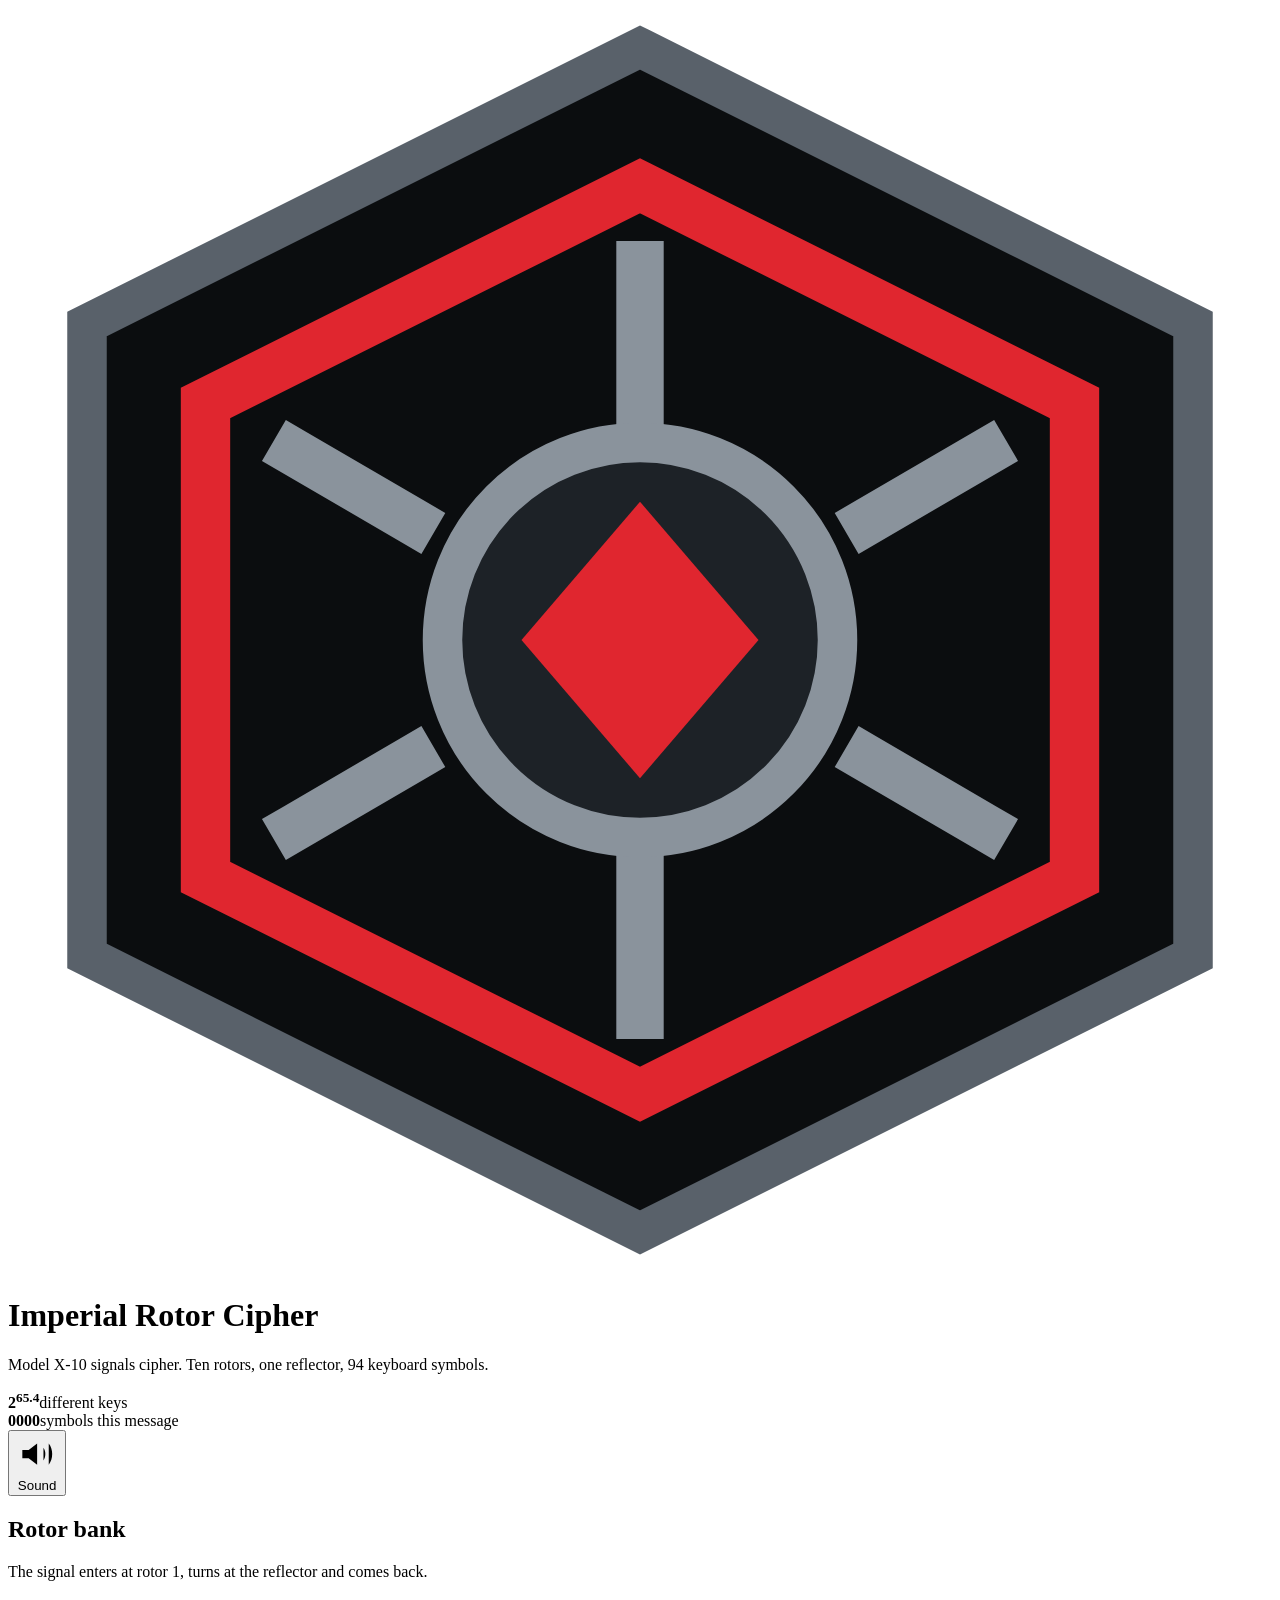
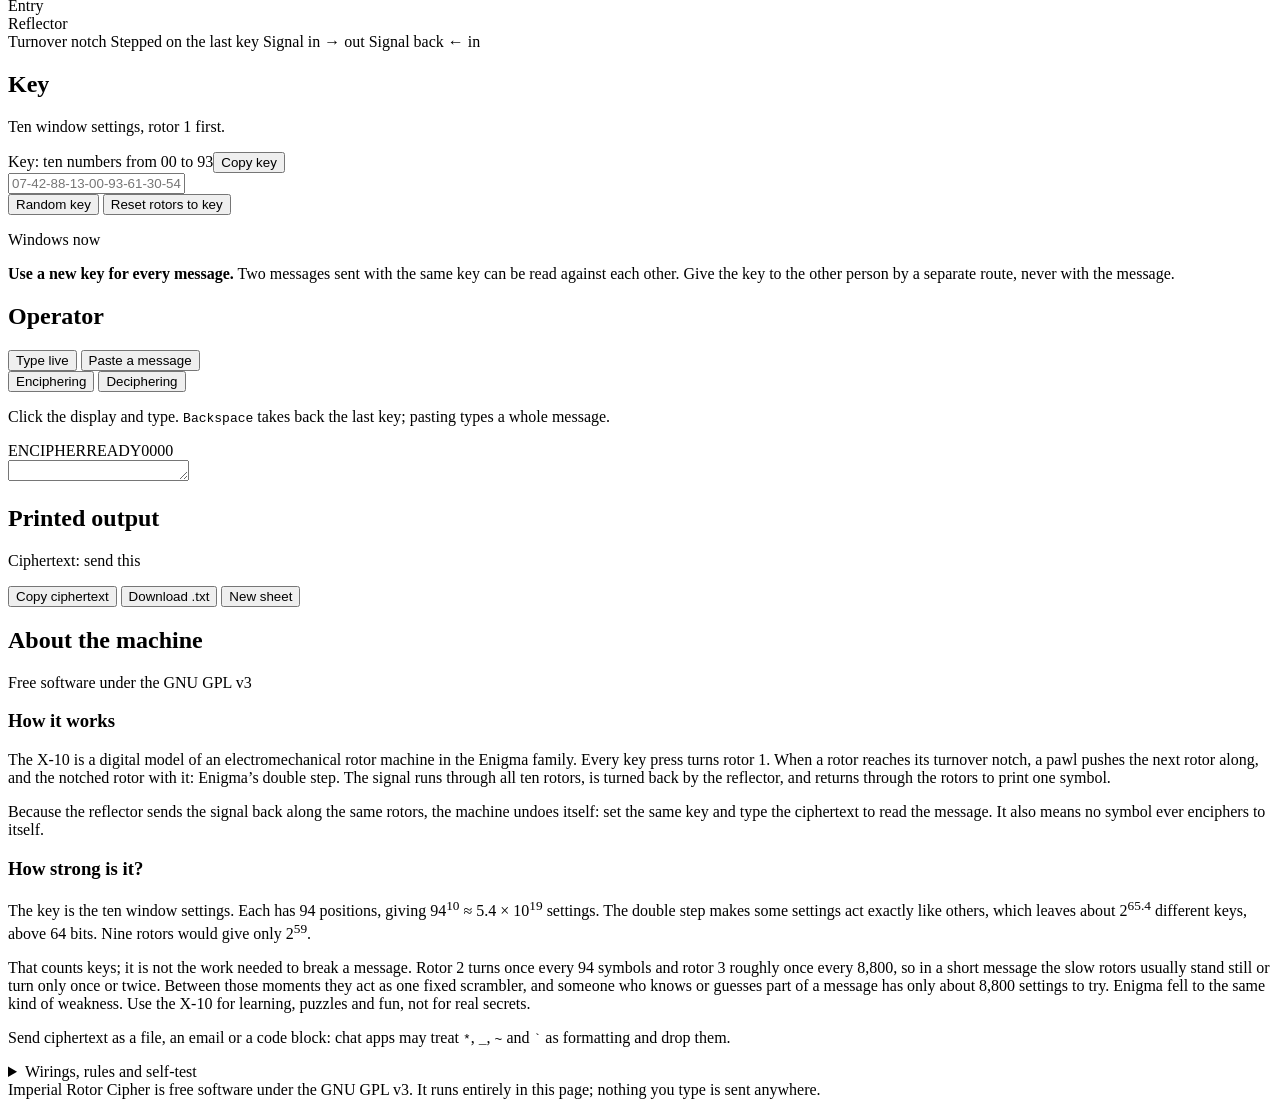
<file: src/template.html>
<!DOCTYPE html>
<!--
  Imperial Rotor Cipher
  Copyright (C) 2026 Antonio

  This program is free software: you can redistribute it and/or modify it under the terms of the
  GNU General Public License as published by the Free Software Foundation, either version 3 of the
  License, or (at your option) any later version. It is distributed WITHOUT ANY WARRANTY; see the
  GNU General Public License for details: https://www.gnu.org/licenses/gpl-3.0.html

  This file is built from src/ by tools/build.js. Edit the files in src/, then run: node tools/build.js
-->
<html lang="en">
<head>
<meta charset="utf-8">
<meta name="viewport" content="width=device-width, initial-scale=1">
<meta name="description" content="An offline, ten-rotor electromechanical cipher machine for the browser.">
<title>Imperial Rotor Cipher</title>
<link rel="icon" href="data:image/svg+xml,%3Csvg xmlns='http://www.w3.org/2000/svg' viewBox='0 0 64 64'%3E%3Cpath d='M32 3 59 17v30L32 61 5 47V17Z' fill='%23111' stroke='%23e0262f' stroke-width='4'/%3E%3Ccircle cx='32' cy='32' r='9' fill='%23e0262f'/%3E%3C/svg%3E">
<style>
/*@@CSS@@*/
</style>
</head>
<body>
<main class="console">

  <header class="plate masthead">
    <svg class="emblem" viewBox="0 0 64 64" aria-hidden="true">
      <path d="M32 2 60 16v32L32 62 4 48V16Z" fill="#0b0d0f" stroke="#59616a" stroke-width="2"/>
      <path d="M32 9 54 20v24L32 55 10 44V20Z" fill="none" stroke="#e0262f" stroke-width="2.5"/>
      <g stroke="#8a939c" stroke-width="2.4" stroke-linecap="square">
        <path d="M32 13v7M32 44v7M14.5 22.5l6 3.5M43.5 38l6 3.5M14.5 41.5l6-3.5M43.5 26l6-3.5"/>
      </g>
      <circle cx="32" cy="32" r="10" fill="#1d2227" stroke="#8a939c" stroke-width="2"/>
      <path d="M32 25 38 32 32 39 26 32Z" fill="#e0262f"/>
    </svg>
    <div class="title">
      <h1>Imperial Rotor Cipher</h1>
      <p>Model X-10 signals cipher. Ten rotors, one reflector, 94 keyboard symbols.</p>
    </div>
    <div class="readouts">
      <div class="readout" role="img" aria-label="About 2 to the power 65.4 different keys">
        <b aria-hidden="true">2<sup>65.4</sup></b><span aria-hidden="true">different keys</span>
      </div>
      <div class="readout"><b id="countOut">0000</b><span>symbols this message</span></div>
      <button class="btn quiet sound" id="sound" type="button" aria-pressed="true">
        <svg viewBox="0 0 20 20" aria-hidden="true"><path class="spk" d="M3 8h3l4-3v10l-4-3H3z"/><path class="wave" d="M13 7c1.2 1.6 1.2 4.4 0 6M15.5 5c2.2 2.8 2.2 7.2 0 10"/><path class="mute" d="M13 7l5 6M18 7l-5 6"/></svg>
        Sound
      </button>
    </div>
  </header>

  <section class="plate bank-plate" aria-labelledby="h-bank">
    <div class="plate-head">
      <h2 id="h-bank">Rotor bank</h2>
      <p class="designation">The signal enters at rotor 1, turns at the reflector and comes back.</p>
    </div>
    <div class="bank-wrap">
      <div class="endplate" aria-hidden="true">Entry</div>
      <div class="bank" id="bank"></div>
      <div class="endplate reflector" aria-hidden="true">Reflector</div>
    </div>
    <div class="bank-legend" aria-hidden="true">
      <span><i class="lg-notch"></i>Turnover notch</span>
      <span><i class="lg-pawl"></i>Stepped on the last key</span>
      <span><i class="lg-fwd"></i>Signal in → out</span>
      <span><i class="lg-ret"></i>Signal back ← in</span>
    </div>
  </section>

  <section class="plate key-plate" aria-labelledby="h-key">
    <div class="plate-head">
      <h2 id="h-key">Key</h2>
      <p class="designation">Ten window settings, rotor 1 first.</p>
    </div>
    <div class="keystrip">
      <div class="keyfield">
        <div class="label-row"><label for="key">Key: ten numbers from 00 to 93</label><button class="btn quiet small" id="copyKey" type="button">Copy key</button></div>
        <input id="key" type="text" inputmode="text" autocomplete="off" autocapitalize="off" spellcheck="false"
               aria-describedby="keyNote" placeholder="07-42-88-13-00-93-61-30-54-19">
      </div>
      <div class="key-actions">
        <button class="btn" id="randomKey" type="button">Random key</button>
        <button class="btn" id="resetRotors" type="button">Reset rotors to key</button>
      </div>
      <div class="now">
        <p class="readout-label" id="nowLabel">Windows now</p>
        <output id="nowOut" aria-labelledby="nowLabel"></output>
      </div>
      <p class="note" id="keyNote"><strong>Use a new key for every message.</strong> Two messages sent with the same key can be read against each other. Give the key to the other person by a separate route, never with the message.</p>
    </div>
  </section>

  <section class="plate op-plate" aria-labelledby="h-op">
    <div class="plate-head op-head">
      <h2 id="h-op">Operator</h2>
      <div class="tabs" role="tablist" aria-label="How to work">
        <button class="tab" role="tab" id="tab-live" aria-controls="panel-live" aria-selected="true">Type live</button>
        <button class="tab" role="tab" id="tab-batch" aria-controls="panel-batch" aria-selected="false" tabindex="-1">Paste a message</button>
      </div>
    </div>

    <div id="panel-live" role="tabpanel" aria-labelledby="tab-live" class="livepad">
      <div class="live-bar">
        <div class="switch" role="radiogroup" aria-label="What you are doing">
          <button type="button" role="radio" class="seg" id="dirEnc" aria-checked="true">Enciphering</button>
          <button type="button" role="radio" class="seg" id="dirDec" aria-checked="false" tabindex="-1">Deciphering</button>
        </div>
        <p class="live-hint" id="liveHint">Click the display and type. <kbd>Backspace</kbd> takes back the last key; pasting types a whole message.</p>
      </div>
      <div class="lcd-bezel" id="lcdBezel">
        <div class="lcd" aria-hidden="true">
          <div class="lcd-main"><div class="lcd-flow"><span class="lcd-text" id="lcdText"></span><span class="lcd-cursor"></span></div></div>
          <div class="lcd-sub"><span id="lcdMode">ENCIPHER</span><span id="lcdLast">READY</span><span id="lcdCount">0000</span></div>
        </div>
        <textarea id="typein" class="typein" rows="1" autocomplete="off" autocapitalize="off" autocorrect="off" spellcheck="false"
                  aria-label="Type here. Each key you type turns the rotors and prints one symbol." aria-describedby="liveHint"></textarea>
      </div>
    </div>

    <div id="panel-batch" role="tabpanel" aria-labelledby="tab-batch" hidden>
      <div class="field">
        <label for="input"><span>Message or ciphertext</span><span id="inCount">0 characters</span></label>
        <textarea id="input" spellcheck="false" autocomplete="off" autocapitalize="off" autocorrect="off" placeholder="Type or paste plain text to encipher, or received ciphertext groups to decipher."></textarea>
      </div>
      <div class="row">
        <button class="btn primary" id="encipher" type="button">Encipher</button>
        <button class="btn" id="decipher" type="button">Decipher</button>
        <button class="btn quiet" id="clearBatch" type="button">Clear</button>
      </div>
    </div>
    <div class="status-line">
      <p class="status" id="status" role="status" aria-live="polite"></p>
      <button class="btn quiet small" id="undo" type="button" hidden>Undo</button>
    </div>
    <p class="visually-hidden" id="announce" aria-live="polite"></p>
  </section>

  <section class="plate output-plate" aria-labelledby="h-output">
    <div class="plate-head">
      <h2 id="h-output">Printed output</h2>
      <p class="designation" id="outNote">Ciphertext: send this</p>
    </div>
    <div class="typewriter">
      <div class="paper" id="paper" tabindex="0" role="region" aria-labelledby="h-output outNote">
        <div class="paper-text" id="paperText"></div>
      </div>
      <div class="platen" aria-hidden="true"><span class="bail"></span></div>
    </div>
    <div class="row output-actions">
      <button class="btn" id="copyOut" type="button">Copy ciphertext</button>
      <button class="btn quiet" id="download" type="button">Download .txt</button>
      <button class="btn quiet" id="newSheet" type="button">New sheet</button>
    </div>
  </section>

  <section class="plate about" aria-labelledby="h-about">
    <div class="plate-head"><h2 id="h-about">About the machine</h2><p class="designation">Free software under the GNU GPL v3</p></div>
    <div class="about-cols">
      <div>
        <h3>How it works</h3>
        <p>The X-10 is a digital model of an electromechanical rotor machine in the Enigma family. Every key press turns rotor 1. When a rotor reaches its turnover notch, a pawl pushes the next rotor along, and the notched rotor with it: Enigma’s double step. The signal runs through all ten rotors, is turned back by the reflector, and returns through the rotors to print one symbol.</p>
        <p>Because the reflector sends the signal back along the same rotors, the machine undoes itself: set the same key and type the ciphertext to read the message. It also means no symbol ever enciphers to itself.</p>
      </div>
      <div>
        <h3>How strong is it?</h3>
        <p>The key is the ten window settings. Each has 94 positions, giving 94<sup>10</sup> ≈ 5.4 × 10<sup>19</sup> settings. The double step makes some settings act exactly like others, which leaves about 2<sup>65.4</sup> different keys, above 64 bits. Nine rotors would give only 2<sup>59</sup>.</p>
        <p>That counts keys; it is not the work needed to break a message. Rotor 2 turns once every 94 symbols and rotor 3 roughly once every 8,800, so in a short message the slow rotors usually stand still or turn only once or twice. Between those moments they act as one fixed scrambler, and someone who knows or guesses part of a message has only about 8,800 settings to try. Enigma fell to the same kind of weakness. Use the X-10 for learning, puzzles and fun, not for real secrets.</p>
        <p>Send ciphertext as a file, an email or a code block: chat apps may treat <code>*</code>, <code>_</code>, <code>~</code> and <code>`</code> as formatting and drop them.</p>
      </div>
    </div>
    <details>
      <summary>Wirings, rules and self-test</summary>
      <ul>
        <li>The alphabet is the 94 visible keyboard characters, <code>!</code> to <code>~</code>. Spaces and line breaks are sent as <code>~</code>, and <code>~</code> reads back as a space, so a typed <code>~</code> also comes back as a space. Other characters, such as tabs, accented letters and emoji, are refused.</li>
        <li>The rotor wirings, turnover notches and reflector are fixed and published. They come from the public seed <code>IMPERIAL-ROTOR-CIPHER/parts/v1</code>, and the script in the project’s <code>tools</code> folder rebuilds them. Rotor 10’s notch has no effect, since no pawl sits beyond it.</li>
        <li>Ciphertext is printed in groups of five. Spacing and line breaks are ignored when deciphering. One wrong symbol spoils only that symbol, but a missing or extra symbol garbles everything after it. Curly quotes, dashes and the ellipsis are changed to their plain keyboard forms.</li>
      </ul>
      <button class="btn" id="selfTest" type="button">Run self-test</button>
      <pre id="testOut"></pre>
    </details>
  </section>

  <footer class="footer">Imperial Rotor Cipher is free software under the GNU GPL v3. It runs entirely in this page; nothing you type is sent anywhere.</footer>
</main>

<script id="irc-core">
/*@@CORE@@*/
</script>
<script>
/*@@UI@@*/
</script>
</body>
</html>
</file>
